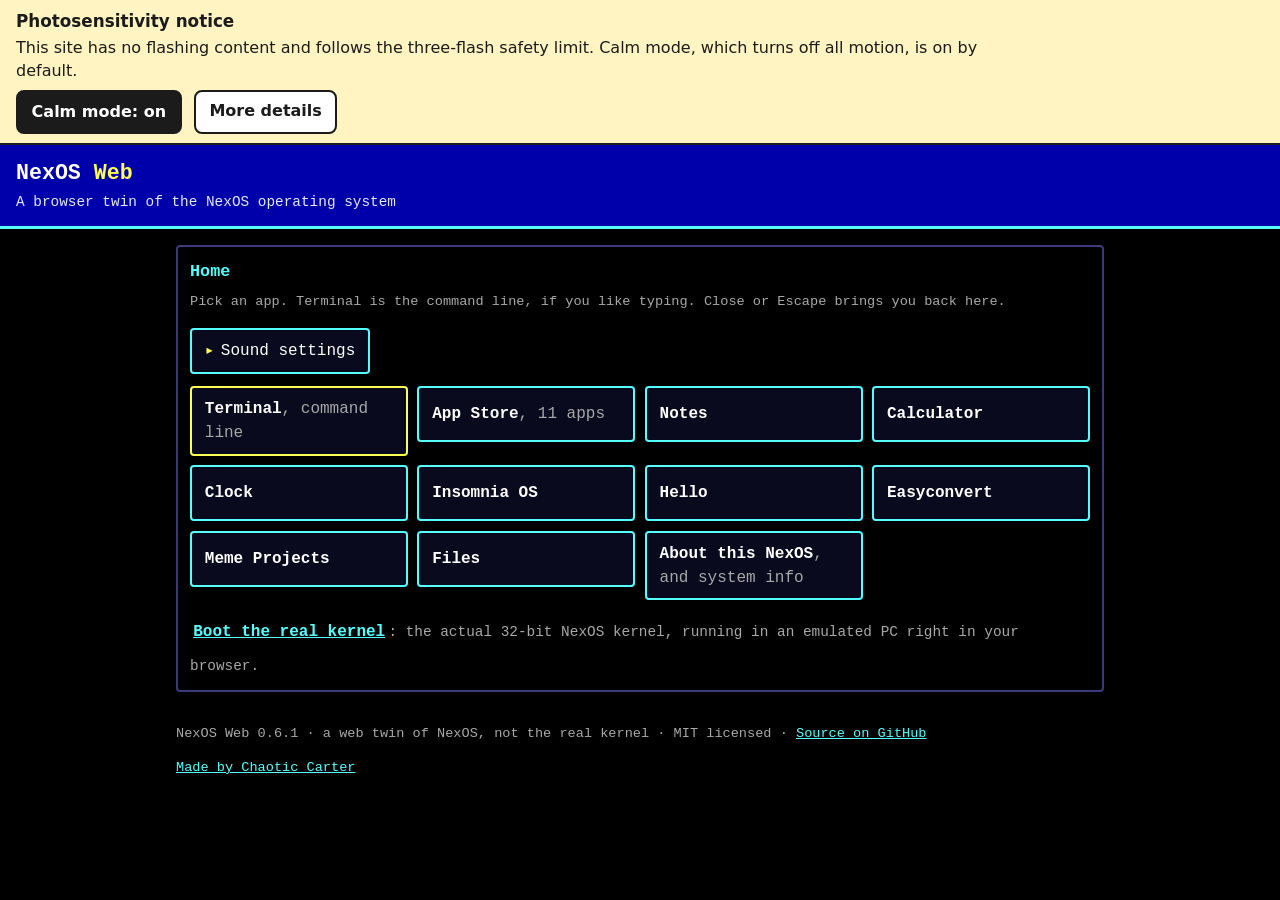
<file: index.html>
<!doctype html>
<html lang="en-US">
<head>
<meta charset="utf-8">
<meta name="viewport" content="width=device-width, initial-scale=1">
<title>NexOS Web: a browser twin of NexOS</title>
<meta name="description" content="A screen-reader friendly browser twin of the NexOS operating system: the nexos shell, an App Store and native apps, with classic synthesized sounds. Works offline.">
<meta name="color-scheme" content="dark">
<meta name="theme-color" content="#0000aa">
<link rel="icon" href="data:,">
<link rel="stylesheet" href="styles.css">
<script src="script.js" defer></script>
<style id="ps-style">
/* Photosensitivity notice + Calm mode (no flashing; motion off under Calm mode or the system Reduce Motion setting) */
#ps-notice{box-sizing:border-box;display:block;width:100%;margin:0;padding:.7rem 1rem .6rem;background:#fff4c2;color:#1b1b1b;border-bottom:2px solid #1b1b1b;font:1rem/1.45 system-ui,-apple-system,"Segoe UI",Roboto,sans-serif;text-align:left;position:relative;z-index:60;min-height:0}
#ps-notice *{box-sizing:border-box;color:#1b1b1b;font-family:inherit;letter-spacing:normal;text-transform:none;text-shadow:none;-webkit-text-fill-color:#1b1b1b}
#ps-notice h2{font-size:1.05rem;font-weight:700;line-height:1.3;margin:0 0 .2rem;padding:0;border:0;background:none}
#ps-notice p{margin:0 0 .45rem;padding:0;max-width:62rem;font-size:1rem}
#ps-notice .ps-row{display:flex;flex-wrap:wrap;gap:.5rem .75rem;align-items:flex-start}
#ps-notice button,#ps-notice summary{font:600 1rem/1.2 system-ui,-apple-system,"Segoe UI",Roboto,sans-serif;cursor:pointer;background:#fff;border:2px solid #1b1b1b;border-radius:8px;padding:.55rem .85rem;min-height:44px;margin:0;box-shadow:none;width:auto;transform:none}
#ps-notice button[aria-pressed="true"]{background:#1b1b1b;color:#fff;-webkit-text-fill-color:#fff}
#ps-notice button[aria-pressed="true"] *{color:#fff;-webkit-text-fill-color:#fff}
#ps-notice summary{display:inline-block;list-style-position:inside}
#ps-notice details{flex:1 1 16rem;min-width:0}
#ps-notice details > div{margin-top:.5rem;padding:.6rem .8rem;background:#fffdf3;border:1px solid #1b1b1b;border-radius:8px;max-width:62rem}
#ps-notice ul{margin:.2rem 0 .3rem 1.2rem;padding:0}
#ps-notice li{margin:.2rem 0}
#ps-notice a{text-decoration:underline}
#ps-notice :focus-visible{outline:3px solid #1b1b1b;outline-offset:2px;box-shadow:0 0 0 6px #fff4c2}
#ps-notice .ps-sr{position:absolute;width:1px;height:1px;margin:-1px;padding:0;overflow:hidden;clip:rect(0 0 0 0);white-space:nowrap;border:0}
html.calm *,html.calm *::before,html.calm *::after{animation-duration:.001ms!important;animation-delay:0s!important;animation-iteration-count:1!important;transition-duration:.001ms!important;transition-delay:0s!important;scroll-behavior:auto!important}
@media (prefers-reduced-motion:reduce){*,*::before,*::after{animation-duration:.001ms!important;animation-delay:0s!important;animation-iteration-count:1!important;transition-duration:.001ms!important;transition-delay:0s!important;scroll-behavior:auto!important}}
html.ps-hidden *,html.ps-hidden *::before,html.ps-hidden *::after{animation-play-state:paused!important}
</style>
<script id="ps-script">
/* Calm mode: ON unless the visitor turns it off (remembered on this device). The system Reduce Motion setting always wins. */
(function(){var K="calm-mode",d=document.documentElement,mq=window.matchMedia?window.matchMedia("(prefers-reduced-motion: reduce)"):{matches:false};
function pref(){try{return localStorage.getItem(K)!=="off";}catch(e){return true;}}
window.calmMode=function(){return !!mq.matches||pref();};
function sync(say){var on=window.calmMode();d.classList.toggle("calm",on);var b=document.getElementById("ps-calm"),s=document.getElementById("ps-state"),st=document.getElementById("ps-status");
if(b)b.setAttribute("aria-pressed",String(on));if(s)s.textContent=on?"on":"off";
if(say&&st){st.textContent="";setTimeout(function(){st.textContent=on?(mq.matches&&!pref()?"Motion stays off because your device's Reduce Motion setting is on.":"Calm mode on. Motion is off."):"Calm mode off. Motion is on.";},50);}
try{document.dispatchEvent(new CustomEvent("calmchange",{detail:{calm:on}}));}catch(e){}}
window.__psSync=sync;sync(false);
if(mq.addEventListener)mq.addEventListener("change",function(){sync(false);});else if(mq.addListener)mq.addListener(function(){sync(false);});
document.addEventListener("visibilitychange",function(){d.classList.toggle("ps-hidden",document.hidden);});
document.addEventListener("click",function(e){var b=e.target&&e.target.closest&&e.target.closest("#ps-calm");if(!b)return;var on=b.getAttribute("aria-pressed")==="true";try{localStorage.setItem(K,on?"off":"on");}catch(x){}sync(true);});
document.addEventListener("DOMContentLoaded",function(){sync(false);});})();
</script>
</head>
<body>
<a class="skip" href="#main">Skip to main content</a>
<section id="ps-notice" aria-labelledby="ps-title">
  <h2 id="ps-title">Photosensitivity notice</h2>
  <p>This site has no flashing content and follows the three-flash safety limit. Calm mode, which turns off all motion, is on by default.</p>
  <div class="ps-row">
  <button type="button" id="ps-calm" aria-pressed="true">Calm mode<span aria-hidden="true">: <span id="ps-state">on</span></span></button>
  <details>
    <summary>More details</summary>
    <div>
    <ul>
      <li>What was checked: every animation, transition and script on this page, plus a frame-by-frame screen recording measured against the WCAG 2.3.1 limits (no more than three flashes in any second, including red flashes).</li>
      <li>What moves: new lines in Terminal fade in over a quarter of a second. In Insomnia OS, windows pop open, the sheep hops, the night screen fades and the Starfield screensaver drifts; with Calm mode on, all of that stops and the Starfield is a still picture. Easyconvert and Meme Projects have no motion of their own beyond Calm-safe transitions. Nothing flashes or blinks.</li>
      <li>Calm mode turns off all motion. It starts on, and your choice is remembered on this device.</li>
      <li>Your device's Reduce Motion setting is always honoured: when it is on, nothing animates, even with Calm mode off.</li>
      <li>Sound plays only after you press something. Mute and volume are under Sound settings, or type <code>mute</code> in Terminal. Sound pauses when this tab is in the background, unless a soundscape or the beat is playing.</li>
      <li>This was tested with automated measurement, not a clinical tool like PEAT, and not on every device.</li>
    </ul>
    <p>If anything here ever flickers, please <a href="https://github.com/2three1y/nexos/issues">report it on GitHub</a>.</p>
    </div>
  </details>
  </div>
  <p id="ps-status" class="ps-sr" role="status" aria-live="polite"></p>
</section>

<header class="bar">
  <h1>NexOS <span class="dim">Web</span></h1>
  <p class="tag">A browser twin of the NexOS operating system</p>
</header>

<main id="main">
  <section id="home" class="view" aria-labelledby="home-h">
    <h2 id="home-h" tabindex="-1">Home</h2>
    <p class="hint" id="home-hint">Pick an app. Terminal is the command line, if you like typing. Close or Escape brings you back here.</p>
    <div class="disclosure">
      <button id="sound-toggle" type="button" aria-expanded="false" aria-controls="sound-panel"><span class="tri" aria-hidden="true">&#9656;</span>Sound settings</button>
    </div>
    <div id="sound-panel" class="sound" role="group" aria-label="Sound settings" hidden>
      <div class="sound-row">
        <label for="vol">Master volume</label>
        <input id="vol" type="range" min="0" max="150" step="5" value="100" aria-valuetext="100 percent">
        <output id="vol-out" for="vol">100%</output>
      </div>
      <div class="sound-row">
        <button id="mute" type="button" aria-pressed="false">Mute</button>
        <button id="test-sound" type="button">Play test chime</button>
        <button id="beat" type="button" aria-pressed="false">Listen to the beat</button>
        <label for="beat-genre">Beat style</label>
        <select id="beat-genre"><option value="original">Original</option></select>
      </div>
      <div class="sound-row">
        <input id="key-sounds" type="checkbox" checked>
        <label for="key-sounds">Typing clicks</label>
        <span id="key-sounds-hint" class="hint">Every button already has its own sound. This turns just the key clicks on or off.</span>
      </div>
      <p id="sound-status" class="sr-only" aria-live="polite" aria-atomic="true"></p>
    </div>
    <ul id="launcher" class="launcher" aria-labelledby="home-h">
      <li class="static"><a class="launch-link" href="real/">Boot the real kernel</a><span class="hint">: the actual 32-bit NexOS kernel, running in an emulated PC right in your browser.</span></li>
    </ul>
  </section>

  <section id="terminal-view" class="view term" aria-labelledby="term-h" hidden>
    <div class="view-head"><h2 id="term-h" tabindex="-1">Terminal</h2><button type="button" class="close" data-close>Close Terminal</button></div>
    <div id="log" class="log" role="log" aria-live="polite" aria-relevant="additions" aria-label="Terminal output" tabindex="0">
      <div class="entry boot">
        <p class="hi">Welcome to NexOS. Type <kbd>help</kbd> and press Enter.</p>
      </div>
    </div>

    <form id="cmd-form" class="cmdline" autocomplete="off">
      <label for="cmd" id="prompt-label"><span class="prompt" id="prompt" aria-hidden="true">nexos&gt;</span><span class="sr-only" id="cmd-label-text">Command</span></label>
      <input id="cmd" name="cmd" type="text" autocomplete="off" autocapitalize="off" autocorrect="off" spellcheck="false" enterkeyhint="send">
      <button type="submit" class="run">Run</button>
    </form>
    <p id="cmd-hint" class="hint">Enter runs. Up and Down arrows recall earlier commands.</p>

    <h3 id="choices-h">Quick buttons: <span id="mode-name">Shell</span></h3>
    <ul id="choices" class="choice-list" aria-labelledby="choices-h"></ul>
  </section>

  <section id="app-view" class="view app" aria-labelledby="app-h" hidden>
    <div class="view-head"><h2 id="app-h" tabindex="-1">App</h2><button type="button" class="close" data-close>Close</button></div>
    <div id="app-log" class="log app-log" role="log" aria-live="polite" aria-relevant="additions" aria-label="App output" tabindex="0"></div>
    <h3 id="app-choices-h" class="sr-only">Buttons</h3>
    <ul id="app-choices" class="choice-list" aria-labelledby="app-choices-h"></ul>
    <form id="app-form" class="cmdline" autocomplete="off">
      <label for="app-input" id="app-input-label">Type in App</label>
      <input id="app-input" name="app-input" type="text" autocomplete="off" autocapitalize="off" autocorrect="off" spellcheck="false" enterkeyhint="send">
      <button type="submit" class="run">Enter</button>
    </form>
  </section>

  <section id="about-view" class="view about" aria-labelledby="about-h" hidden>
    <div class="view-head"><h2 id="about-h" tabindex="-1">About this NexOS</h2><button type="button" class="close" data-close>Close</button></div>
    <div id="about-body"></div>
    <div class="sound-row"><button id="about-refresh" type="button">Refresh system info</button></div>
    <p id="about-status" class="sr-only" aria-live="polite" aria-atomic="true"></p>
  </section>

  <section id="insomnia-view" class="view embed-app" aria-labelledby="ins-h" hidden>
    <div class="view-head"><h2 id="ins-h" tabindex="-1">Insomnia OS</h2><button type="button" class="close" data-close>Close</button></div>
    <p class="src-link"><a href="https://github.com/2three1y/insomnia-os">View source for Insomnia OS on GitHub</a></p>
    <p class="hint" id="ins-hint">The full Insomnia OS, the same as its own site. Escape on its desktop, or Close, brings you back to Home. A soundscape you start keeps playing after you close it, so it can help you fall asleep; open Insomnia OS again to stop it.</p>
    <iframe id="ins-frame" class="app-frame" title="Insomnia OS" data-src="apps/insomnia/index.html"></iframe>
  </section>

  <section id="easyconvert-view" class="view ec" aria-labelledby="ec-h" hidden>
    <div class="view-head"><h2 id="ec-h" tabindex="-1">Easyconvert</h2><button type="button" class="close" data-close>Close</button></div>
    <p class="src-link"><a href="https://github.com/2three1y/Easyconvert">View source for Easyconvert on GitHub</a></p>
    <p class="hint">Convert files right in your browser. Nothing is uploaded: your files are read and converted on this device.</p>
    <div class="ec-field"><label for="ec-input">Files to convert</label><input id="ec-input" type="file" multiple></div>
    <div class="ec-field"><label for="ec-format">Convert to</label>
      <select id="ec-format"><option value="txt">TXT / Markdown</option><option value="docx">DOCX</option><option value="zip">ZIP archive</option><option value="pdf">PDF</option><option value="json">JSON</option><option value="html">HTML</option></select></div>
    <div class="sound-row"><button id="ec-convert" type="button">Convert</button><button id="ec-download-all" type="button">Download all</button></div>
    <h3 id="ec-files-h">Your files</h3>
    <div id="ec-list" class="ec-list"></div>
    <p id="ec-status" class="ec-status" role="status" aria-live="polite" aria-atomic="true"></p>
  </section>

  <section id="memes-view" class="view embed-app" aria-labelledby="memes-h" hidden>
    <div class="view-head"><h2 id="memes-h" tabindex="-1">Meme Projects</h2><button type="button" class="close" data-close>Close</button></div>
    <p class="src-link"><a href="https://github.com/2three1y/memeprojects">View source for Meme Projects on GitHub</a></p>
    <p class="hint" id="memes-hint">The Meme Projects chaos tool suite, the same as its own site. Escape, or Close, brings you back to Home.</p>
    <iframe id="memes-frame" class="app-frame" title="Meme Projects" data-src="apps/memeprojects/index.html"></iframe>
  </section>

</main>

<footer class="foot">
  <p>NexOS Web 0.6.1 · a web twin of NexOS, not the real kernel · MIT licensed · <a href="https://github.com/2three1y/nexos">Source on GitHub</a></p>
  <p><a href="https://2three1y.github.io/">Made by Chaotic Carter</a></p>
</footer>
<audio id="beat-audio" preload="none" src="beat/nexos-beat.m4a"></audio>
<p id="note-status" class="sr-only" aria-live="assertive" aria-atomic="true"></p>
<p id="status" class="sr-only" aria-live="polite" aria-atomic="true"></p>
<div id="alert" class="sr-only" role="alert"></div>
</body>
</html>
</file>
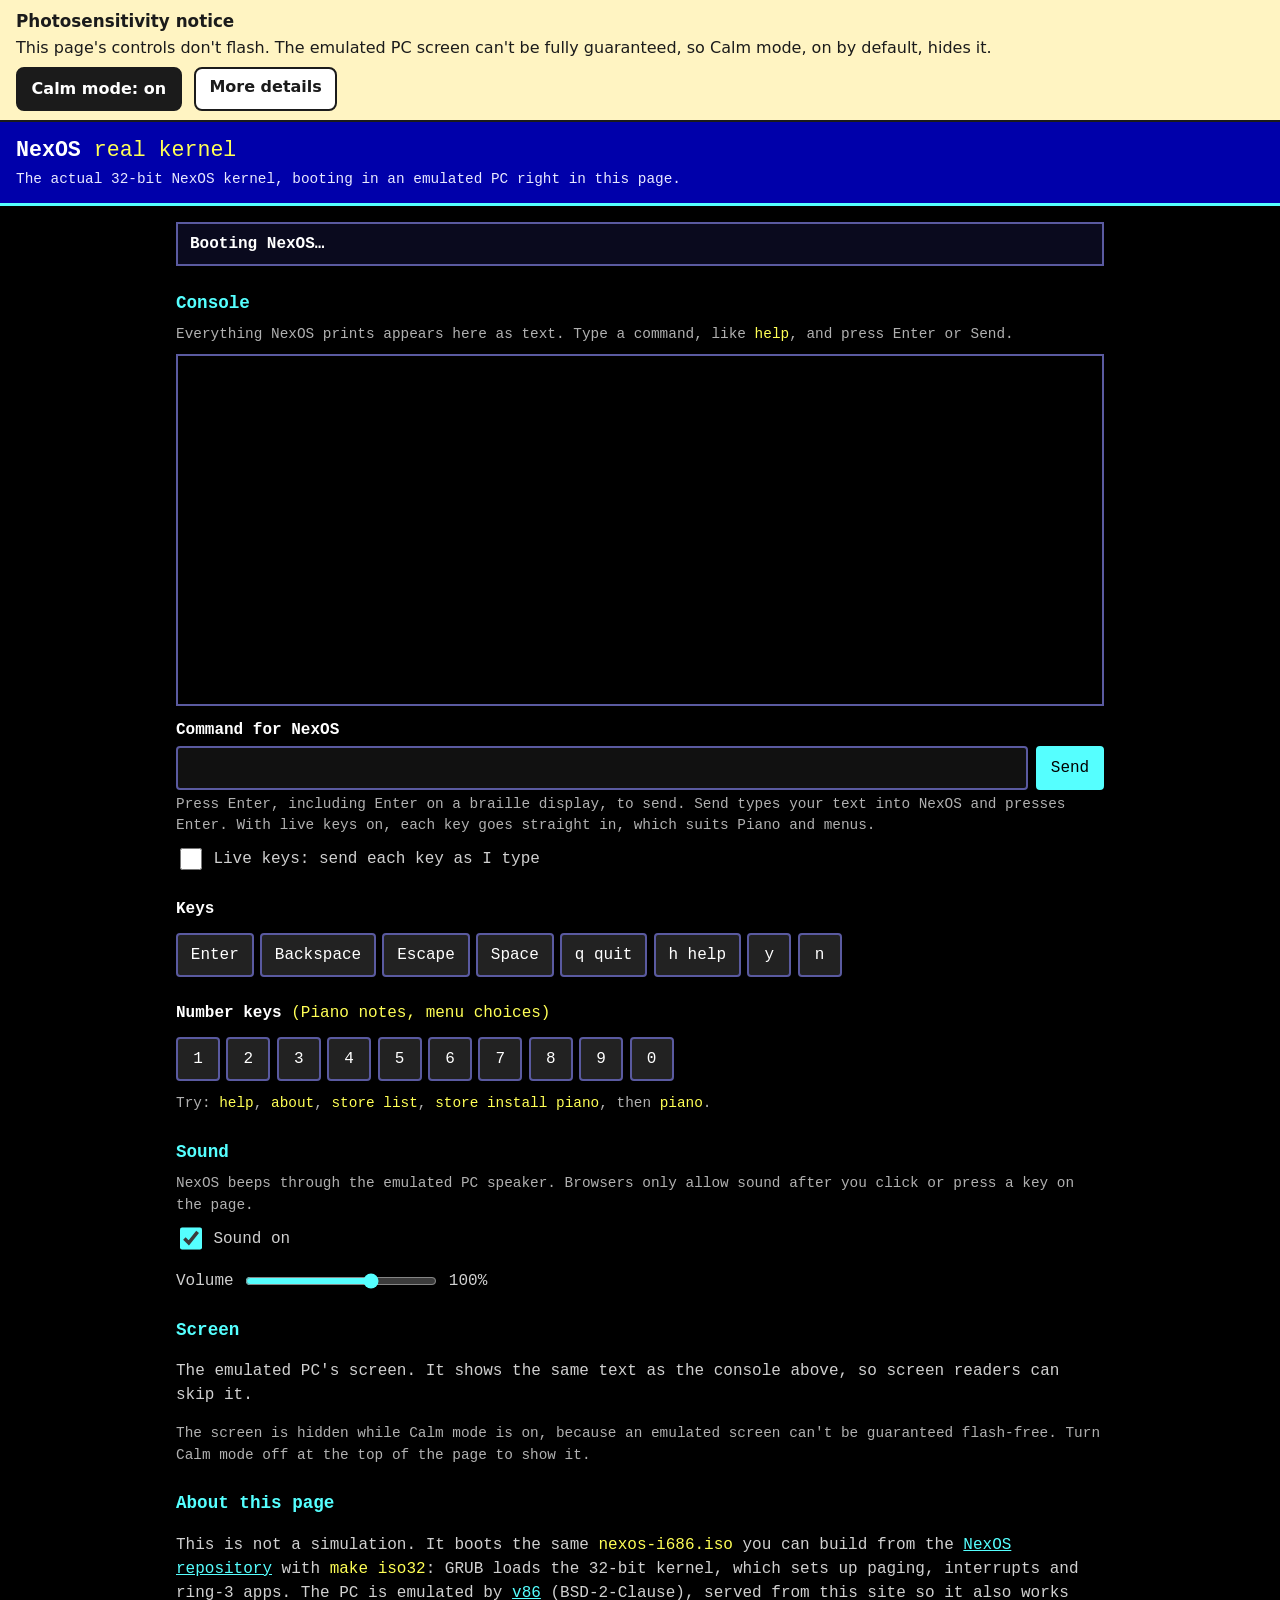
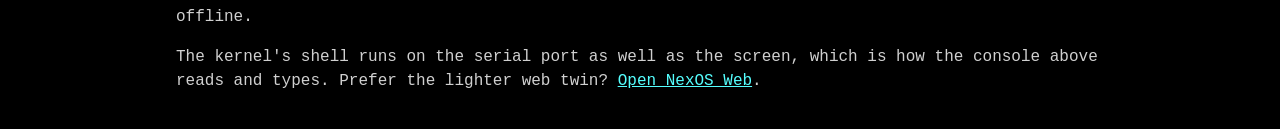
<file: real/index.html>
<!doctype html>
<html lang="en-US">
<head>
<meta charset="utf-8">
<meta name="viewport" content="width=device-width, initial-scale=1">
<title>NexOS: the real kernel in your browser</title>
<meta name="description" content="The real 32-bit NexOS kernel booting in an emulated PC, with an accessible serial console.">
<link rel="icon" href="data:,">
<link rel="stylesheet" href="real.css">
<style id="ps-style">
html.calm #screen-wrap{display:none}
html:not(.calm) #screen-calm{display:none}

/* Photosensitivity notice + Calm mode (no flashing; motion off under Calm mode or the system Reduce Motion setting) */
#ps-notice{box-sizing:border-box;display:block;width:100%;margin:0;padding:.7rem 1rem .6rem;background:#fff4c2;color:#1b1b1b;border-bottom:2px solid #1b1b1b;font:1rem/1.45 system-ui,-apple-system,"Segoe UI",Roboto,sans-serif;text-align:left;position:relative;z-index:60;min-height:0}
#ps-notice *{box-sizing:border-box;color:#1b1b1b;font-family:inherit;letter-spacing:normal;text-transform:none;text-shadow:none;-webkit-text-fill-color:#1b1b1b}
#ps-notice h2{font-size:1.05rem;font-weight:700;line-height:1.3;margin:0 0 .2rem;padding:0;border:0;background:none}
#ps-notice p{margin:0 0 .45rem;padding:0;max-width:62rem;font-size:1rem}
#ps-notice .ps-row{display:flex;flex-wrap:wrap;gap:.5rem .75rem;align-items:flex-start}
#ps-notice button,#ps-notice summary{font:600 1rem/1.2 system-ui,-apple-system,"Segoe UI",Roboto,sans-serif;cursor:pointer;background:#fff;border:2px solid #1b1b1b;border-radius:8px;padding:.55rem .85rem;min-height:44px;margin:0;box-shadow:none;width:auto;transform:none}
#ps-notice button[aria-pressed="true"]{background:#1b1b1b;color:#fff;-webkit-text-fill-color:#fff}
#ps-notice button[aria-pressed="true"] *{color:#fff;-webkit-text-fill-color:#fff}
#ps-notice summary{display:inline-block;list-style-position:inside}
#ps-notice details{flex:1 1 16rem;min-width:0}
#ps-notice details > div{margin-top:.5rem;padding:.6rem .8rem;background:#fffdf3;border:1px solid #1b1b1b;border-radius:8px;max-width:62rem}
#ps-notice ul{margin:.2rem 0 .3rem 1.2rem;padding:0}
#ps-notice li{margin:.2rem 0}
#ps-notice a{text-decoration:underline}
#ps-notice :focus-visible{outline:3px solid #1b1b1b;outline-offset:2px;box-shadow:0 0 0 6px #fff4c2}
#ps-notice .ps-sr{position:absolute;width:1px;height:1px;margin:-1px;padding:0;overflow:hidden;clip:rect(0 0 0 0);white-space:nowrap;border:0}
html.calm *,html.calm *::before,html.calm *::after{animation-duration:.001ms!important;animation-delay:0s!important;animation-iteration-count:1!important;transition-duration:.001ms!important;transition-delay:0s!important;scroll-behavior:auto!important}
@media (prefers-reduced-motion:reduce){*,*::before,*::after{animation-duration:.001ms!important;animation-delay:0s!important;animation-iteration-count:1!important;transition-duration:.001ms!important;transition-delay:0s!important;scroll-behavior:auto!important}}
html.ps-hidden *,html.ps-hidden *::before,html.ps-hidden *::after{animation-play-state:paused!important}
</style>
<script id="ps-script">
/* Calm mode: ON unless the visitor turns it off (remembered on this device). The system Reduce Motion setting always wins. */
(function(){var K="calm-mode",d=document.documentElement,mq=window.matchMedia?window.matchMedia("(prefers-reduced-motion: reduce)"):{matches:false};
function pref(){try{return localStorage.getItem(K)!=="off";}catch(e){return true;}}
window.calmMode=function(){return !!mq.matches||pref();};
function sync(say){var on=window.calmMode();d.classList.toggle("calm",on);var b=document.getElementById("ps-calm"),s=document.getElementById("ps-state"),st=document.getElementById("ps-status");
if(b)b.setAttribute("aria-pressed",String(on));if(s)s.textContent=on?"on":"off";
if(say&&st){st.textContent="";setTimeout(function(){st.textContent=on?(mq.matches&&!pref()?"Motion stays off because your device's Reduce Motion setting is on.":"Calm mode on. Motion is off."):"Calm mode off. Motion is on.";},50);}
try{document.dispatchEvent(new CustomEvent("calmchange",{detail:{calm:on}}));}catch(e){}}
window.__psSync=sync;sync(false);
if(mq.addEventListener)mq.addEventListener("change",function(){sync(false);});else if(mq.addListener)mq.addListener(function(){sync(false);});
document.addEventListener("visibilitychange",function(){d.classList.toggle("ps-hidden",document.hidden);});
document.addEventListener("click",function(e){var b=e.target&&e.target.closest&&e.target.closest("#ps-calm");if(!b)return;var on=b.getAttribute("aria-pressed")==="true";try{localStorage.setItem(K,on?"off":"on");}catch(x){}sync(true);});
document.addEventListener("DOMContentLoaded",function(){sync(false);});})();
</script>
</head>
<body>
<a class="skip" href="#cmd">Skip to the command box</a>
<section id="ps-notice" aria-labelledby="ps-title">
  <h2 id="ps-title">Photosensitivity notice</h2>
  <p>This page's controls don't flash. The emulated PC screen can't be fully guaranteed, so Calm mode, on by default, hides it.</p>
  <div class="ps-row">
  <button type="button" id="ps-calm" aria-pressed="true">Calm mode<span aria-hidden="true">: <span id="ps-state">on</span></span></button>
  <details>
    <summary>More details</summary>
    <div>
    <ul>
      <li>What was checked: every animation, transition and script on this page, plus a frame-by-frame screen recording measured against the WCAG 2.3.1 limits (no more than three flashes in any second, including red flashes).</li>
      <li>The page's own controls and text don't flash or move.</li>
      <li>The emulated PC screen shows whatever the kernel draws, so it can't be fully guaranteed. While Calm mode is on, the screen is hidden; the console shows the same text.</li>
      <li>Calm mode turns off all motion. It starts on, and your choice is remembered on this device.</li>
      <li>Your device's Reduce Motion setting is always honoured: when it is on, nothing animates, even with Calm mode off.</li>
      <li>Sound: the PC speaker only beeps when NexOS asks, after you press something. Turn it off with the Sound on checkbox. The emulator and its sound pause while this tab is in the background.</li>
      <li>This was tested with automated measurement, not a clinical tool like PEAT, and not on every device.</li>
    </ul>
    <p>If anything here ever flickers, please <a href="https://github.com/2three1y/nexos/issues">report it on GitHub</a>.</p>
    </div>
  </details>
  </div>
  <p id="ps-status" class="ps-sr" role="status" aria-live="polite"></p>
</section>

<header class="bar">
  <h1>NexOS <span class="dim">real kernel</span></h1>
  <p class="tag">The actual 32-bit NexOS kernel, booting in an emulated PC right in this page.</p>
</header>
<main id="main">
  <p id="status" role="status" aria-live="polite" class="status">Loading the emulator…</p>

  <section aria-labelledby="console-h">
    <h2 id="console-h">Console</h2>
    <p class="hint">Everything NexOS prints appears here as text. Type a command, like <code>help</code>, and press Enter or Send.</p>
    <div id="log" class="log" role="log" aria-live="polite" aria-relevant="additions" aria-label="NexOS output" tabindex="0"></div>
    <form id="send-form" class="cmdrow" autocomplete="off">
      <label for="cmd">Command for NexOS</label>
      <div class="cmdline">
        <input id="cmd" name="cmd" type="text" autocapitalize="off" autocorrect="off" spellcheck="false" enterkeyhint="send">
        <button id="send" type="submit">Send</button>
      </div>
      <p id="cmd-help" class="hint">Press Enter, including Enter on a braille display, to send. Send types your text into NexOS and presses Enter. With live keys on, each key goes straight in, which suits Piano and menus.</p>
      <p class="check"><input id="live" type="checkbox"> <label for="live">Live keys: send each key as I type</label></p>
    </form>
    <div role="group" aria-labelledby="keys-h" class="keys">
      <h3 id="keys-h">Keys</h3>
      <button type="button" data-key="&#13;">Enter</button>
      <button type="button" data-key="&#8;">Backspace</button>
      <button type="button" data-key="&#27;">Escape</button>
      <button type="button" data-key=" ">Space</button>
      <button type="button" data-key="q" aria-label="q, quit">q quit</button>
      <button type="button" data-key="h" aria-label="h, help">h help</button>
      <button type="button" data-key="y">y</button>
      <button type="button" data-key="n">n</button>
    </div>
    <div role="group" aria-labelledby="num-h" class="keys">
      <h3 id="num-h">Number keys <span class="dim">(Piano notes, menu choices)</span></h3>
      <button type="button" data-key="1">1</button><button type="button" data-key="2">2</button><button type="button" data-key="3">3</button><button type="button" data-key="4">4</button><button type="button" data-key="5">5</button><button type="button" data-key="6">6</button><button type="button" data-key="7">7</button><button type="button" data-key="8">8</button><button type="button" data-key="9">9</button><button type="button" data-key="0">0</button>
    </div>
    <p class="hint">Try: <code>help</code>, <code>about</code>, <code>store list</code>, <code>store install piano</code>, then <code>piano</code>.</p>
  </section>

  <section aria-labelledby="sound-h">
    <h2 id="sound-h">Sound</h2>
    <p class="hint" id="sound-note">NexOS beeps through the emulated PC speaker. Browsers only allow sound after you click or press a key on the page.</p>
    <p class="check"><input id="sound" type="checkbox" checked> <label for="sound">Sound on</label></p>
    <p><label for="vol">Volume</label> <input id="vol" type="range" min="0" max="150" step="5" value="100"> <output id="vol-out" for="vol">100%</output></p>
  </section>

  <section aria-labelledby="screen-h">
    <h2 id="screen-h">Screen</h2>
    <p id="screen-alt">The emulated PC's screen. It shows the same text as the console above, so screen readers can skip it.</p>
    <p id="screen-calm" class="hint">The screen is hidden while Calm mode is on, because an emulated screen can't be guaranteed flash-free. Turn Calm mode off at the top of the page to show it.</p>
    <div id="screen-wrap" class="screen-wrap">
      <div id="screen" aria-hidden="true">
        <div class="text"></div>
        <canvas></canvas>
      </div>
    </div>
  </section>

  <section aria-labelledby="about-h">
    <h2 id="about-h">About this page</h2>
    <p>This is not a simulation. It boots the same <code>nexos-i686.iso</code> you can build from the <a href="https://github.com/2three1y/nexos">NexOS repository</a> with <code>make iso32</code>: GRUB loads the 32-bit kernel, which sets up paging, interrupts and ring-3 apps. The PC is emulated by <a href="https://github.com/copy/v86">v86</a> (BSD-2-Clause), served from this site so it also works offline.</p>
    <p>The kernel's shell runs on the serial port as well as the screen, which is how the console above reads and types. Prefer the lighter web twin? <a href="../">Open NexOS Web</a>.</p>
  </section>
</main>
<script src="v86/libv86.js"></script>
<script src="real.js"></script>
</body>
</html>
</file>
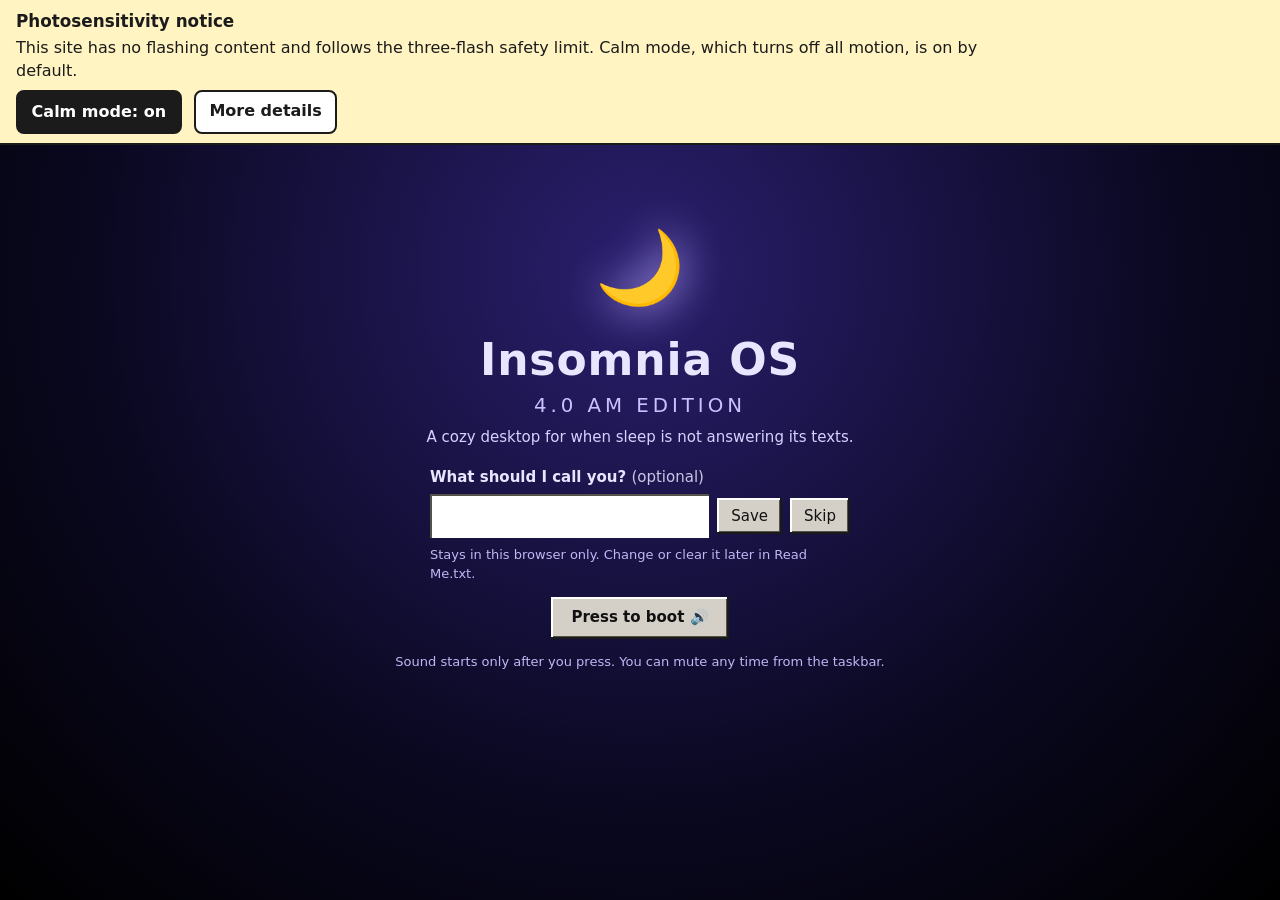
<file: apps/insomnia/index.html>
<!doctype html>
<!-- Insomnia OS · made by Tab at 4 AM · MIT -->
<html lang="en-US">
<head>
<meta charset="utf-8">
<meta name="viewport" content="width=device-width, initial-scale=1">
<title>Insomnia OS 🌙 — a cozy desktop for 4 AM</title>
<meta name="description" content="A retro desktop for when you can't sleep: a live-synthesized sleep soundscape mixer, Sheep.exe, a local-first 4am notepad, a starfield screensaver, and a gentle Shut Down. Fully keyboard and screen-reader friendly.">
<meta property="og:title" content="Insomnia OS 🌙">
<meta property="og:description" content="A cozy retro desktop for 4 AM. Rain, fan hum, old computer whir and crickets, synthesized live. Made by Tab at 4 AM.">
<meta property="og:type" content="website">
<meta name="theme-color" content="#14123a">
<link rel="icon" href="data:image/svg+xml,<svg xmlns='http://www.w3.org/2000/svg' viewBox='0 0 100 100'><text y='.9em' font-size='90'>🌙</text></svg>">
<link rel="stylesheet" href="styles.css">
<style id="ps-style">
/* Photosensitivity notice + Calm mode (no flashing; motion off under Calm mode or the system Reduce Motion setting) */
#ps-notice{box-sizing:border-box;display:block;width:100%;margin:0;padding:.7rem 1rem .6rem;background:#fff4c2;color:#1b1b1b;border-bottom:2px solid #1b1b1b;font:1rem/1.45 system-ui,-apple-system,"Segoe UI",Roboto,sans-serif;text-align:left;position:relative;z-index:60;min-height:0}
#ps-notice *{box-sizing:border-box;color:#1b1b1b;font-family:inherit;letter-spacing:normal;text-transform:none;text-shadow:none;-webkit-text-fill-color:#1b1b1b}
#ps-notice h2{font-size:1.05rem;font-weight:700;line-height:1.3;margin:0 0 .2rem;padding:0;border:0;background:none}
#ps-notice p{margin:0 0 .45rem;padding:0;max-width:62rem;font-size:1rem}
#ps-notice .ps-row{display:flex;flex-wrap:wrap;gap:.5rem .75rem;align-items:flex-start}
#ps-notice button,#ps-notice summary{font:600 1rem/1.2 system-ui,-apple-system,"Segoe UI",Roboto,sans-serif;cursor:pointer;background:#fff;border:2px solid #1b1b1b;border-radius:8px;padding:.55rem .85rem;min-height:44px;margin:0;box-shadow:none;width:auto;transform:none}
#ps-notice button[aria-pressed="true"]{background:#1b1b1b;color:#fff;-webkit-text-fill-color:#fff}
#ps-notice button[aria-pressed="true"] *{color:#fff;-webkit-text-fill-color:#fff}
#ps-notice summary{display:inline-block;list-style-position:inside}
#ps-notice details{flex:1 1 16rem;min-width:0}
#ps-notice details > div{margin-top:.5rem;padding:.6rem .8rem;background:#fffdf3;border:1px solid #1b1b1b;border-radius:8px;max-width:62rem}
#ps-notice ul{margin:.2rem 0 .3rem 1.2rem;padding:0}
#ps-notice li{margin:.2rem 0}
#ps-notice a{text-decoration:underline}
#ps-notice :focus-visible{outline:3px solid #1b1b1b;outline-offset:2px;box-shadow:0 0 0 6px #fff4c2}
#ps-notice .ps-sr{position:absolute;width:1px;height:1px;margin:-1px;padding:0;overflow:hidden;clip:rect(0 0 0 0);white-space:nowrap;border:0}
html.calm *,html.calm *::before,html.calm *::after{animation-duration:.001ms!important;animation-delay:0s!important;animation-iteration-count:1!important;transition-duration:.001ms!important;transition-delay:0s!important;scroll-behavior:auto!important}
@media (prefers-reduced-motion:reduce){*,*::before,*::after{animation-duration:.001ms!important;animation-delay:0s!important;animation-iteration-count:1!important;transition-duration:.001ms!important;transition-delay:0s!important;scroll-behavior:auto!important}}
html.ps-hidden *,html.ps-hidden *::before,html.ps-hidden *::after{animation-play-state:paused!important}
</style>
<script id="ps-script">
/* Calm mode: ON unless the visitor turns it off (remembered on this device). The system Reduce Motion setting always wins. */
(function(){var K="calm-mode",d=document.documentElement,mq=window.matchMedia?window.matchMedia("(prefers-reduced-motion: reduce)"):{matches:false};
function pref(){try{return localStorage.getItem(K)!=="off";}catch(e){return true;}}
window.calmMode=function(){return !!mq.matches||pref();};
function sync(say){var on=window.calmMode();d.classList.toggle("calm",on);var b=document.getElementById("ps-calm"),s=document.getElementById("ps-state"),st=document.getElementById("ps-status");
if(b)b.setAttribute("aria-pressed",String(on));if(s)s.textContent=on?"on":"off";
if(say&&st){st.textContent="";setTimeout(function(){st.textContent=on?(mq.matches&&!pref()?"Motion stays off because your device's Reduce Motion setting is on.":"Calm mode on. Motion is off."):"Calm mode off. Motion is on.";},50);}
try{document.dispatchEvent(new CustomEvent("calmchange",{detail:{calm:on}}));}catch(e){}}
window.__psSync=sync;sync(false);
if(mq.addEventListener)mq.addEventListener("change",function(){sync(false);});else if(mq.addListener)mq.addListener(function(){sync(false);});
document.addEventListener("visibilitychange",function(){d.classList.toggle("ps-hidden",document.hidden);});
document.addEventListener("click",function(e){var b=e.target&&e.target.closest&&e.target.closest("#ps-calm");if(!b)return;var on=b.getAttribute("aria-pressed")==="true";try{localStorage.setItem(K,on?"off":"on");}catch(x){}sync(true);});
document.addEventListener("DOMContentLoaded",function(){sync(false);});})();
</script>
<script src="../nexos-embed.js"></script>
</head>
<body>
<a class="skip" href="#desktop-icons">Skip to desktop</a>
<section id="ps-notice" aria-labelledby="ps-title">
  <h2 id="ps-title">Photosensitivity notice</h2>
  <p>This site has no flashing content and follows the three-flash safety limit. Calm mode, which turns off all motion, is on by default.</p>
  <div class="ps-row">
  <button type="button" id="ps-calm" aria-pressed="true">Calm mode<span aria-hidden="true">: <span id="ps-state">on</span></span></button>
  <details>
    <summary>More details</summary>
    <div>
    <ul>
      <li>What was checked: every animation, transition and script on this page, plus a frame-by-frame screen recording measured against the WCAG 2.3.1 limits (no more than three flashes in any second, including red flashes).</li>
      <li>What moves: windows pop open, the sheep hops, the night screen fades slowly, and the Starfield screensaver drifts. None of it flashes. In Calm mode they appear instantly and the Starfield is a still picture.</li>
      <li>Calm mode turns off all motion. It starts on, and your choice is remembered on this device.</li>
      <li>Your device's Reduce Motion setting is always honoured: when it is on, nothing animates, even with Calm mode off.</li>
      <li>Sound plays only after you press something. Turn it off with the speaker (Mute all sound) button in the taskbar. When no soundscape is playing, sound sleeps while the tab is in the background. A soundscape you start keeps playing, so it can help you fall asleep.</li>
      <li>This was tested with automated measurement, not a clinical tool like PEAT, and not on every device.</li>
    </ul>
    <p>If anything here ever flickers, please <a href="https://github.com/2three1y/insomnia-os/issues">report it on GitHub</a>.</p>
    </div>
  </details>
  </div>
  <p id="ps-status" class="ps-sr" role="status" aria-live="polite"></p>
</section>


<!-- Screen reader announcements -->
<div id="announcer" class="sr-only" aria-live="polite" aria-atomic="true"></div>

<!-- ===== Boot screen ===== -->
<section id="boot" class="boot" aria-labelledby="boot-title">
  <div class="boot-inner">
    <p class="boot-logo" aria-hidden="true">🌙</p>
    <h1 id="boot-title">Insomnia OS <span class="ver">4.0 AM Edition</span></h1>
    <p class="boot-sub">A cozy desktop for when sleep is not answering its texts.</p>
    <div id="boot-log" class="boot-log" aria-hidden="true"></div>
    <form id="name-boot" class="name-form" hidden>
      <label for="name-boot-in">What should I call you? <span class="opt">(optional)</span></label>
      <div class="row">
        <input id="name-boot-in" class="name-in" type="text" maxlength="40" autocomplete="given-name" spellcheck="false">
        <button class="btn" type="submit">Save</button>
        <button class="btn name-skip" type="button">Skip</button>
      </div>
      <p id="name-boot-hint" class="boot-hint">Stays in this browser only. Change or clear it later in Read Me.txt.</p>
    </form>
    <p id="boot-greet" class="boot-greet" hidden></p>
    <button id="boot-btn" class="btn btn-big" type="button">Press to boot 🔊</button>
    <p class="boot-hint">Sound starts only after you press. You can mute any time from the taskbar.</p>
  </div>
</section>

<!-- ===== Desktop ===== -->
<div id="os" class="os" hidden>
  <main id="desktop" class="desktop" aria-label="Insomnia OS desktop">
    <h2 class="sr-only">Desktop</h2>
    <p id="desk-help" class="sr-only">Desktop icons. Use arrow keys to move between icons and Enter to open. In a window, Escape closes it. The grip button on each title bar moves the window with arrow keys.</p>
    <div id="desktop-icons" class="icons" role="toolbar" aria-label="Desktop icons" aria-orientation="vertical">
      <button class="icon" type="button" data-open="win-sound"><span class="glyph" aria-hidden="true">🌧️</span><span class="label">Soundscape.exe</span></button>
      <button class="icon" type="button" data-open="win-sheep" tabindex="-1"><span class="glyph" aria-hidden="true">🐑</span><span class="label">Sheep.exe</span></button>
      <button class="icon" type="button" data-open="win-notes" tabindex="-1"><span class="glyph" aria-hidden="true">📝</span><span class="label">4am Thoughts.txt</span></button>
      <button class="icon" type="button" data-action="stars" tabindex="-1"><span class="glyph" aria-hidden="true">✨</span><span class="label">Starfield.scr</span></button>
      <button class="icon" type="button" data-open="win-about" tabindex="-1"><span class="glyph" aria-hidden="true">💾</span><span class="label">Read Me.txt</span></button>
      <button class="icon" type="button" data-open="win-shutdown" tabindex="-1"><span class="glyph" aria-hidden="true">🛌</span><span class="label">Shut Down…</span></button>
    </div>

    <!-- Soundscape -->
    <section id="win-sound" class="win" role="dialog" aria-modal="false" aria-labelledby="win-sound-t" hidden data-x="140" data-y="40">
      <div class="titlebar">
        <button class="wmove" type="button" aria-label="Move Soundscape mixer window with arrow keys"><span aria-hidden="true">⠿</span></button>
        <h2 id="win-sound-t" class="wtitle"><span aria-hidden="true">🌧️</span> Soundscape.exe</h2>
        <button class="wclose" type="button" aria-label="Close Soundscape">✕</button>
      </div>
      <div class="wbody">
        <p class="note">Everything is synthesized live in your browser. No recordings, no downloads.</p>
        <div class="chan master-chan">
          <label for="v-master"><span aria-hidden="true">🔊</span> Master volume</label>
          <input id="v-master" type="range" min="0" max="150" step="1" value="100">
          <output for="v-master" id="o-master">100%</output>
        </div>
        <div class="mixer">
          <div class="chan">
            <label for="v-rain"><span aria-hidden="true">🌧️</span> Rain</label>
            <input id="v-rain" type="range" min="0" max="100" step="1" value="0" data-ch="rain">
            <output for="v-rain" id="o-rain">0%</output>
          </div>
          <div class="chan">
            <label for="v-fan"><span aria-hidden="true">🌀</span> Fan hum</label>
            <input id="v-fan" type="range" min="0" max="100" step="1" value="0" data-ch="fan">
            <output for="v-fan" id="o-fan">0%</output>
          </div>
          <div class="chan">
            <label for="v-whir"><span aria-hidden="true">🖥️</span> Old computer whir</label>
            <input id="v-whir" type="range" min="0" max="100" step="1" value="0" data-ch="whir">
            <output for="v-whir" id="o-whir">0%</output>
          </div>
          <div class="chan">
            <label for="v-crick"><span aria-hidden="true">🦗</span> Crickets</label>
            <input id="v-crick" type="range" min="0" max="100" step="1" value="0" data-ch="crick">
            <output for="v-crick" id="o-crick">0%</output>
          </div>
        </div>
        <fieldset class="presets">
          <legend>Presets</legend>
          <button class="btn" type="button" data-preset="storm">⛈️ Rainy server room</button>
          <button class="btn" type="button" data-preset="summer">🌾 Summer porch</button>
          <button class="btn" type="button" data-preset="lab">🧪 Looscid lab, 3 AM</button>
          <button class="btn" type="button" data-preset="off">🔇 All off</button>
        </fieldset>
      </div>
    </section>

    <!-- Sheep -->
    <section id="win-sheep" class="win" role="dialog" aria-modal="false" aria-labelledby="win-sheep-t" hidden data-x="420" data-y="90">
      <div class="titlebar">
        <button class="wmove" type="button" aria-label="Move Sheep.exe window with arrow keys"><span aria-hidden="true">⠿</span></button>
        <h2 id="win-sheep-t" class="wtitle"><span aria-hidden="true">🐑</span> Sheep.exe</h2>
        <button class="wclose" type="button" aria-label="Close Sheep.exe">✕</button>
      </div>
      <div class="wbody">
        <div class="pasture" aria-hidden="true">
          <span class="moon">🌙</span>
          <span class="fence">🚧</span>
          <span id="sheep-sprite" class="sheep">🐑</span>
        </div>
        <p class="count-line">Sheep counted: <strong id="sheep-count">0</strong></p>
        <p id="sheep-msg" class="sheep-msg">The flock is assembling. Press the button.</p>
        <h3 id="sheep-log-h" class="sr-only">Recent sheep, newest first</h3>
        <ul id="sheep-log" class="sheep-log" aria-labelledby="sheep-log-h"></ul>
        <div class="sr-only" aria-live="polite" aria-atomic="true" id="sheep-live-a"></div>
        <div class="sr-only" aria-live="polite" aria-atomic="true" id="sheep-live-b"></div>
        <div class="row">
          <button id="sheep-btn" class="btn btn-big" type="button">Count a sheep 🐑</button>
          <button id="sheep-reset" class="btn" type="button">Release the flock</button>
        </div>
      </div>
    </section>

    <!-- Notes -->
    <section id="win-notes" class="win" role="dialog" aria-modal="false" aria-labelledby="win-notes-t" hidden data-x="220" data-y="150">
      <div class="titlebar">
        <button class="wmove" type="button" aria-label="Move 4am Thoughts window with arrow keys"><span aria-hidden="true">⠿</span></button>
        <h2 id="win-notes-t" class="wtitle"><span aria-hidden="true">📝</span> 4am Thoughts.txt</h2>
        <button class="wclose" type="button" aria-label="Close 4am Thoughts">✕</button>
      </div>
      <div class="wbody">
        <label for="notes" class="notes-label">Write down whatever's keeping you up. It stays on this device.</label>
        <textarea id="notes" rows="9" spellcheck="true"></textarea>
        <div class="row between">
          <p id="notes-status" class="small">Saved locally <span aria-hidden="true">💾</span> nothing leaves this device</p>
          <div class="row">
            <button id="notes-dl" class="btn" type="button">Save as .txt</button>
            <button id="notes-clear" class="btn" type="button">Clear</button>
          </div>
        </div>
      </div>
    </section>

    <!-- About -->
    <section id="win-about" class="win" role="dialog" aria-modal="false" aria-labelledby="win-about-t" hidden data-x="300" data-y="60">
      <div class="titlebar">
        <button class="wmove" type="button" aria-label="Move Read Me window with arrow keys"><span aria-hidden="true">⠿</span></button>
        <h2 id="win-about-t" class="wtitle"><span aria-hidden="true">💾</span> Read Me.txt</h2>
        <button class="wclose" type="button" aria-label="Close Read Me">✕</button>
      </div>
      <div class="wbody prose">
        <p><strong>Insomnia OS 4.0 AM Edition</strong>, built at 4 AM for anyone whose brain won't switch off.</p>
        <h3 id="name-h">Your name</h3>
        <form id="name-about" class="name-form" aria-labelledby="name-h">
          <label for="name-about-in">What should I call you? <span class="opt">(optional)</span></label>
          <div class="row">
            <input id="name-about-in" class="name-in" type="text" maxlength="40" autocomplete="given-name" spellcheck="false">
            <button class="btn" type="submit">Save</button>
            <button class="btn name-clear" type="button">Clear name</button>
          </div>
          <p id="name-about-status" class="small"></p>
        </form>
        <ul>
          <li><span aria-hidden="true">🌧️</span> <strong>Soundscape.exe</strong>: four live-synthesized sounds with their own volume, plus a master volume up to 150%.</li>
          <li><span aria-hidden="true">🐑</span> <strong>Sheep.exe</strong>: the oldest sleep algorithm, now with sound.</li>
          <li><span aria-hidden="true">📝</span> <strong>4am Thoughts.txt</strong>: local-first. Your words live in this browser, nowhere else.</li>
          <li><span aria-hidden="true">✨</span> <strong>Starfield.scr</strong>: tap, double tap or press any key to wake.</li>
        </ul>
        <h3>Keyboard</h3>
        <ul>
          <li>Arrow keys move between desktop icons, Enter opens.</li>
          <li>Escape closes the window you're in and returns you to its icon.</li>
          <li>The grip button ⠿ on a title bar moves the window with arrow keys (Shift for bigger steps).</li>
          <li>The taskbar lists open windows; the speaker button mutes everything.</li>
        </ul>
        <p>Respects reduced motion, works with screen readers, and never makes a sound before you ask.</p>
      </div>
    </section>

    <!-- Shut down -->
    <section id="win-shutdown" class="win win-small" role="dialog" aria-modal="false" aria-labelledby="win-shutdown-t" hidden data-x="360" data-y="140">
      <div class="titlebar">
        <button class="wmove" type="button" aria-label="Move Shut Down window with arrow keys"><span aria-hidden="true">⠿</span></button>
        <h2 id="win-shutdown-t" class="wtitle"><span aria-hidden="true">🛌</span> Shut Down Insomnia OS</h2>
        <button class="wclose" type="button" aria-label="Cancel shut down">✕</button>
      </div>
      <div class="wbody">
        <p id="sd-q"><span aria-hidden="true">🌙</span> Ready to try sleeping again?</p>
        <label class="check"><input id="sd-keep" type="checkbox" checked> Keep the soundscape playing while I sleep</label>
        <div class="row">
          <button id="sd-yes" class="btn btn-big" type="button">Shut down</button>
          <button class="btn sd-no" type="button">Not yet</button>
        </div>
      </div>
    </section>
  </main>

  <!-- Taskbar -->
  <footer class="foot">
  <p class="credit">Made by Tab at 4 AM <span aria-hidden="true">🌙</span></p>
  <div class="taskbar">
    <span class="start" aria-hidden="true">🌙 Insomnia</span>
    <nav class="tasks" aria-label="Open windows"><ul id="task-list"></ul></nav>
    <div class="tray">
      <button id="mute" class="tray-btn" type="button" aria-pressed="false" aria-label="Mute all sound"><span aria-hidden="true">🔊</span></button>
      <span class="clock"><span class="sr-only">Time: </span><span id="clock"></span></span>
    </div>
  </div>
  </footer>
</div>

<!-- Starfield -->
<button id="stars" class="stars" type="button" aria-label="Close screensaver. Double tap or press any key to wake" hidden>
  <canvas id="stars-canvas" aria-hidden="true"></canvas>
  <span class="stars-hint" aria-hidden="true">✨ Tap or press any key to wake ✨</span>
</button>

<!-- Goodnight -->
<section id="night" class="night" aria-labelledby="night-t" tabindex="-1" hidden>
  <div>
    <h2 id="night-t"><span id="night-name">Goodnight, friend</span> <span aria-hidden="true">🌙</span></h2>
    <p>It's now safe to turn off your brain.</p>
    <p id="night-sound" class="small"></p>
    <button id="reboot" class="btn" type="button">Restart Insomnia OS</button>
    <p class="credit">Made by Tab at 4 AM</p>
  </div>
</section>

<script src="script.js"></script>
</body>
</html>
</file>
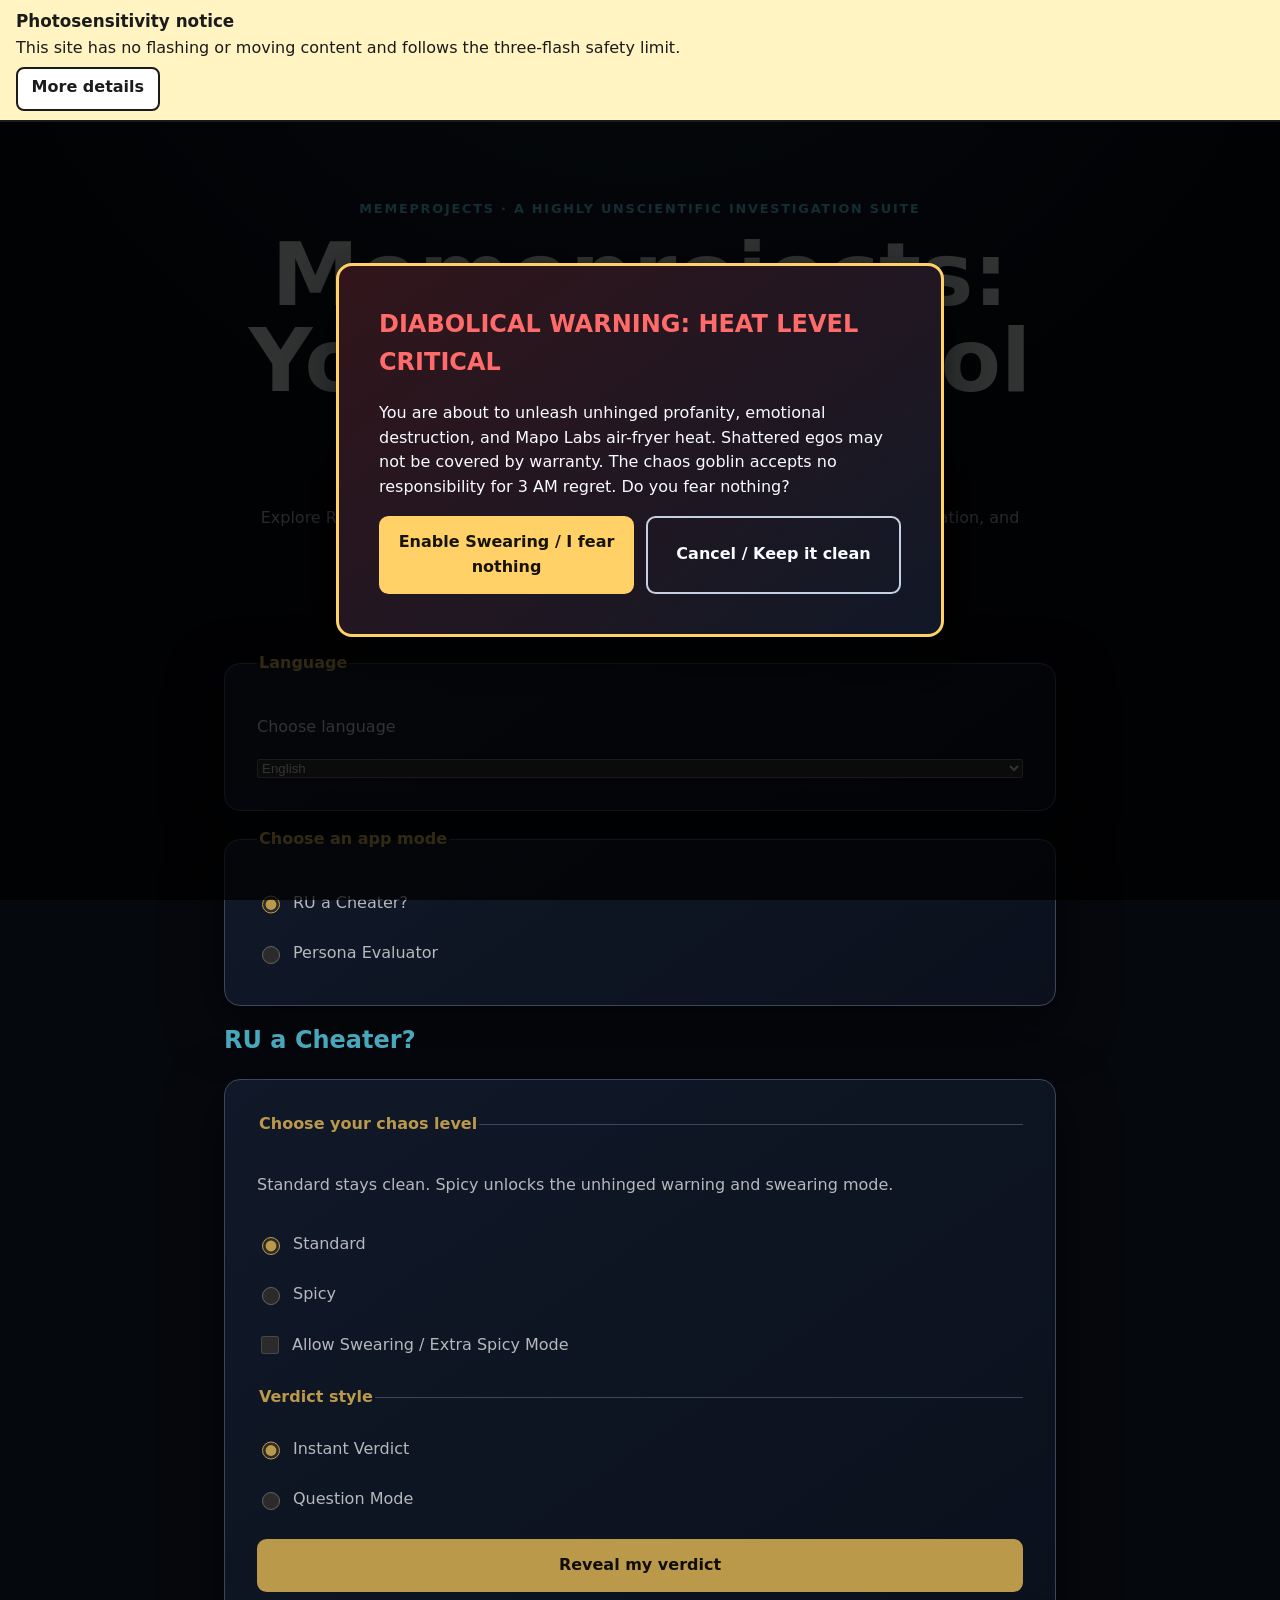
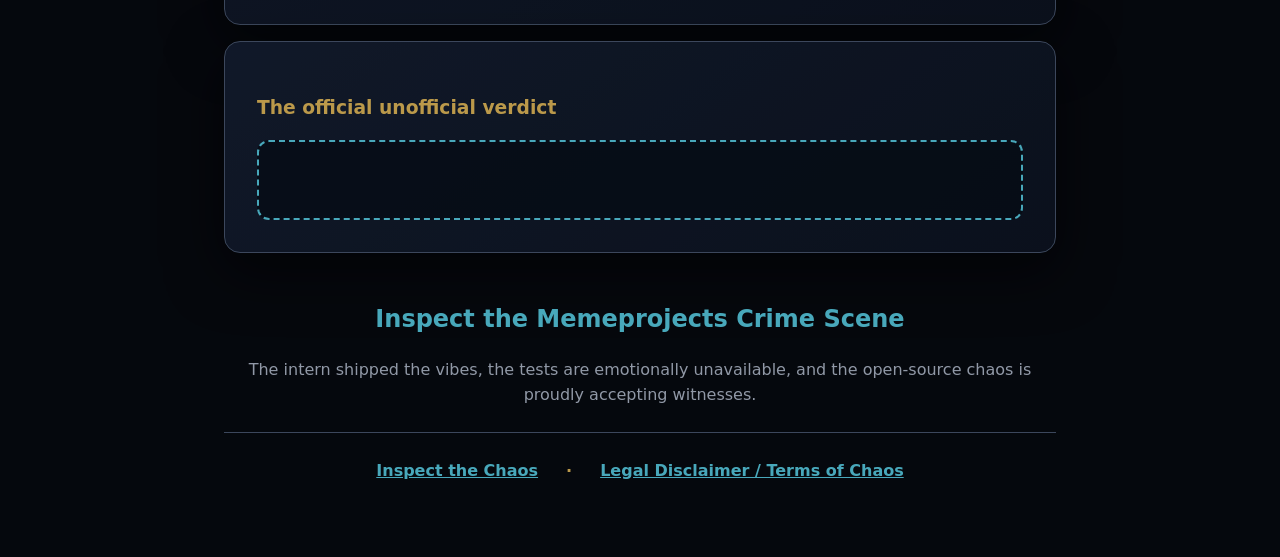
<file: apps/memeprojects/index.html>
<!doctype html>
<html lang="en-US">
<head><meta charset="utf-8"><meta name="viewport" content="width=device-width, initial-scale=1"><meta name="description" content="Memeprojects: a playful suite of zero-tracking chaos tools."><meta property="og:site_name" content="Memeprojects"><meta property="og:title" content="Memeprojects — The Chaos Tool Suite"><title>Memeprojects — The Chaos Tool Suite</title><link rel="stylesheet" href="./style.css"><script src="./app.js" defer></script><link rel="icon" href="data:,">
<style id="ps-style">
/* Photosensitivity notice + Calm mode (no flashing; motion off under Calm mode or the system Reduce Motion setting) */
#ps-notice{box-sizing:border-box;display:block;width:100%;margin:0;padding:.7rem 1rem .6rem;background:#fff4c2;color:#1b1b1b;border-bottom:2px solid #1b1b1b;font:1rem/1.45 system-ui,-apple-system,"Segoe UI",Roboto,sans-serif;text-align:left;position:relative;z-index:60;min-height:0}
#ps-notice *{box-sizing:border-box;color:#1b1b1b;font-family:inherit;letter-spacing:normal;text-transform:none;text-shadow:none;-webkit-text-fill-color:#1b1b1b}
#ps-notice h2{font-size:1.05rem;font-weight:700;line-height:1.3;margin:0 0 .2rem;padding:0;border:0;background:none}
#ps-notice p{margin:0 0 .45rem;padding:0;max-width:62rem;font-size:1rem}
#ps-notice .ps-row{display:flex;flex-wrap:wrap;gap:.5rem .75rem;align-items:flex-start}
#ps-notice button,#ps-notice summary{font:600 1rem/1.2 system-ui,-apple-system,"Segoe UI",Roboto,sans-serif;cursor:pointer;background:#fff;border:2px solid #1b1b1b;border-radius:8px;padding:.55rem .85rem;min-height:44px;margin:0;box-shadow:none;width:auto;transform:none}
#ps-notice button[aria-pressed="true"]{background:#1b1b1b;color:#fff;-webkit-text-fill-color:#fff}
#ps-notice button[aria-pressed="true"] *{color:#fff;-webkit-text-fill-color:#fff}
#ps-notice summary{display:inline-block;list-style-position:inside}
#ps-notice details{flex:1 1 16rem;min-width:0}
#ps-notice details > div{margin-top:.5rem;padding:.6rem .8rem;background:#fffdf3;border:1px solid #1b1b1b;border-radius:8px;max-width:62rem}
#ps-notice ul{margin:.2rem 0 .3rem 1.2rem;padding:0}
#ps-notice li{margin:.2rem 0}
#ps-notice a{text-decoration:underline}
#ps-notice :focus-visible{outline:3px solid #1b1b1b;outline-offset:2px;box-shadow:0 0 0 6px #fff4c2}
#ps-notice .ps-sr{position:absolute;width:1px;height:1px;margin:-1px;padding:0;overflow:hidden;clip:rect(0 0 0 0);white-space:nowrap;border:0}
html.calm *,html.calm *::before,html.calm *::after{animation-duration:.001ms!important;animation-delay:0s!important;animation-iteration-count:1!important;transition-duration:.001ms!important;transition-delay:0s!important;scroll-behavior:auto!important}
@media (prefers-reduced-motion:reduce){*,*::before,*::after{animation-duration:.001ms!important;animation-delay:0s!important;animation-iteration-count:1!important;transition-duration:.001ms!important;transition-delay:0s!important;scroll-behavior:auto!important}}
html.ps-hidden *,html.ps-hidden *::before,html.ps-hidden *::after{animation-play-state:paused!important}
</style>
<script id="ps-script">
/* Calm mode: ON unless the visitor turns it off (remembered on this device). The system Reduce Motion setting always wins. */
(function(){var K="calm-mode",d=document.documentElement,mq=window.matchMedia?window.matchMedia("(prefers-reduced-motion: reduce)"):{matches:false};
function pref(){try{return localStorage.getItem(K)!=="off";}catch(e){return true;}}
window.calmMode=function(){return !!mq.matches||pref();};
function sync(say){var on=window.calmMode();d.classList.toggle("calm",on);var b=document.getElementById("ps-calm"),s=document.getElementById("ps-state"),st=document.getElementById("ps-status");
if(b)b.setAttribute("aria-pressed",String(on));if(s)s.textContent=on?"on":"off";
if(say&&st){st.textContent="";setTimeout(function(){st.textContent=on?(mq.matches&&!pref()?"Motion stays off because your device's Reduce Motion setting is on.":"Calm mode on. Motion is off."):"Calm mode off. Motion is on.";},50);}
try{document.dispatchEvent(new CustomEvent("calmchange",{detail:{calm:on}}));}catch(e){}}
window.__psSync=sync;sync(false);
if(mq.addEventListener)mq.addEventListener("change",function(){sync(false);});else if(mq.addListener)mq.addListener(function(){sync(false);});
document.addEventListener("visibilitychange",function(){d.classList.toggle("ps-hidden",document.hidden);});
document.addEventListener("click",function(e){var b=e.target&&e.target.closest&&e.target.closest("#ps-calm");if(!b)return;var on=b.getAttribute("aria-pressed")==="true";try{localStorage.setItem(K,on?"off":"on");}catch(x){}sync(true);});
document.addEventListener("DOMContentLoaded",function(){sync(false);});})();
</script>
<script src="../nexos-embed.js"></script>
</head>
<body><a class="skip-link" href="#main-content">Skip to main content</a>
<section id="ps-notice" aria-labelledby="ps-title">
  <h2 id="ps-title">Photosensitivity notice</h2>
  <p>This site has no flashing or moving content and follows the three-flash safety limit.</p>
  <div class="ps-row">
  <details>
    <summary>More details</summary>
    <div>
    <ul>
      <li>What was checked: every animation, transition and script on this page, plus a frame-by-frame screen recording measured against the WCAG 2.3.1 limits (no more than three flashes in any second, including red flashes).</li>
      <li>Nothing on this site moves or blinks on its own.</li>
      <li>Your device's Reduce Motion setting is honoured: if anything is ever added that moves, it stays still when that setting is on.</li>
      <li>This site doesn't play sound on its own.</li>
      <li>This was tested with automated measurement, not a clinical tool like PEAT, and not on every device.</li>
    </ul>
    <p>If anything here ever flickers, please <a href="https://github.com/2three1y/memeprojects/issues">report it on GitHub</a>.</p>
    </div>
  </details>
  </div>
  <p id="ps-status" class="ps-sr" role="status" aria-live="polite"></p>
</section>

<header class="site-header" role="banner"><p class="eyebrow">Memeprojects · A highly unscientific investigation suite</p><h1 id="main-heading" tabindex="-1">Memeprojects: Your Chaos Tool Suite</h1><p class="tagline">Explore RU a Cheater?, Persona Evaluator, and chaos modes for every verdict, evaluation, and questionable decision.</p><p class="disclaimer-notice" role="note">No verdicts were peer-reviewed; feelings may be lightly toasted. <a href="./disclaimer.html">Full view</a></p></header>
<main id="main-content" class="shell" role="main"><fieldset id="language-switcher"><legend id="language-legend">Language</legend><label for="language-select" id="language-label">Choose language</label><select id="language-select" aria-label="Choose language" aria-labelledby="language-label"><option value="en">English</option><option value="es">Español</option><option value="fr">Français</option><option value="de">Deutsch</option><option value="pt">Português</option><option value="it">Italiano</option><option value="ru">Русский</option><option value="ja">日本語</option><option value="zh-CN">简体中文</option><option value="ko">한국어</option><option value="ar">العربية</option><option value="hi">हिन्दी</option><option value="tr">Türkçe</option><option value="pl">Polski</option><option value="nl">Nederlands</option><option value="sv">Svenska</option><option value="vi">Tiếng Việt</option><option value="id">Bahasa Indonesia</option><option value="el">Ελληνικά</option><option value="fil">Tagalog</option><option value="he">עברית</option><option value="th">ไทย</option><option value="cs">Čeština</option><option value="uk">Українська</option><option value="ro">Română</option><option value="hu">Magyar</option><option value="da">Dansk</option><option value="fi">Suomi</option><option value="no">Norsk</option><option value="sk">Slovenčina</option><option value="bg">Български</option><option value="sr">Српски</option><option value="hr">Hrvatski</option><option value="sl">Slovenščina</option><option value="et">Eesti</option><option value="lv">Latviešu</option><option value="lt">Lietuvių</option><option value="is">Íslenska</option><option value="ga">Gaeilge</option><option value="cy">Cymraeg</option><option value="ca">Català</option><option value="eu">Euskara</option><option value="gl">Galego</option><option value="af">Afrikaans</option><option value="sw">Kiswahili</option><option value="zu">isiZulu</option><option value="xh">isiXhosa</option><option value="am">አማርኛ</option><option value="so">Soomaali</option><option value="ha">Hausa</option><option value="yo">Yorùbá</option><option value="ig">Igbo</option><option value="bn">বাংলা</option><option value="ur">اردو</option><option value="fa">فارسی</option><option value="pa">ਪੰਜਾਬੀ</option><option value="gu">ગુજરાતી</option><option value="mr">मराठी</option><option value="ne">नेपाली</option><option value="ta">தமிழ்</option><option value="te">తెలుగు</option><option value="kn">ಕನ್ನಡ</option><option value="ml">മലയാളം</option><option value="si">සිංහල</option><option value="my">မြန်မာ</option><option value="km">ខ្មែរ</option><option value="lo">ລາວ</option><option value="ms">Bahasa Melayu</option><option value="jv">Basa Jawa</option><option value="ka">ქართული</option><option value="hy">Հայերեն</option><option value="az">Azərbaycan</option><option value="kk">Қазақша</option><option value="uz">O‘zbek</option><option value="mn">Монгол</option><option value="sq">Shqip</option><option value="mk">Македонски</option><option value="bs">Bosanski</option><option value="lb">Lëtzebuergesch</option><option value="mt">Malti</option><option value="swb">Shikomori</option></select></fieldset><fieldset id="primary-mode-switch"><legend>Choose an app mode</legend><label><input type="radio" name="primary-mode" value="cheater" checked> RU a Cheater?</label><label><input type="radio" name="primary-mode" value="evaluator"> Persona Evaluator</label></fieldset>
<section id="cheater-panel" aria-labelledby="cheater-heading"><h2 id="cheater-heading">RU a Cheater?</h2><form id="verdict-form" novalidate><fieldset><legend>Choose your chaos level</legend><p id="chaos-help">Standard stays clean. Spicy unlocks the unhinged warning and swearing mode.</p><label><input type="radio" name="mode" value="standard" checked> Standard</label><label><input type="radio" name="mode" value="spicy"> Spicy</label><label class="switch-label"><input type="checkbox" id="allow-swearing" role="switch"> Allow Swearing / Extra Spicy Mode</label></fieldset><fieldset><legend>Verdict style</legend><label><input type="radio" name="pace" value="instant" checked> Instant Verdict</label><label><input type="radio" name="pace" value="questions"> Question Mode</label></fieldset><section id="question-panel" hidden><h3>Question Mode</h3><p id="question-text"></p><div class="question-actions"><button type="button" id="yes-button">Yes, obviously</button><button type="button" id="no-button" class="secondary">No, I am pure</button></div></section><button type="submit" id="verdict-button" class="primary">Reveal my verdict</button></form><section class="result-card" aria-labelledby="verdict-heading"><h3 id="verdict-heading">The official unofficial verdict</h3><div id="verdict" class="verdict" role="status" aria-live="polite" aria-atomic="true" tabindex="-1"></div></section></section>
<section id="evaluator-panel" hidden aria-labelledby="evaluator-heading"><h2 id="evaluator-heading">Persona Evaluator</h2><fieldset><legend>Who are we evaluating?</legend><label><input type="radio" name="evaluator-title" value="good-boy" checked> Good Boy</label><label><input type="radio" name="evaluator-title" value="good-girl"> Good Girl</label><label><input type="radio" name="evaluator-title" value="bad-boy"> Bad Boy</label><label><input type="radio" name="evaluator-title" value="bad-girl"> Bad Girl</label></fieldset><button type="button" id="evaluate-button" class="primary">Evaluate persona</button><div id="evaluation-result" class="verdict" role="status" aria-live="polite" aria-atomic="true" tabindex="-1"></div></section></main>
<div id="spicy-modal" class="modal-backdrop" hidden aria-hidden="true"><section class="modal" role="alertdialog" aria-modal="true" aria-labelledby="spicy-title" tabindex="-1"><h2 id="spicy-title">DIABOLICAL WARNING: HEAT LEVEL CRITICAL</h2><p id="spicy-description">You are about to unleash unhinged profanity, emotional destruction, and Mapo Labs air-fryer heat. Shattered egos may not be covered by warranty. The chaos goblin accepts no responsibility for 3 AM regret. Do you fear nothing?</p><div class="modal-actions"><button type="button" id="confirm-spicy" class="primary">Enable Swearing / I fear nothing</button><button type="button" id="cancel-spicy" class="secondary">Cancel / Keep it clean</button></div></section></div>
<footer class="site-footer" role="contentinfo"><h2>Inspect the Memeprojects Crime Scene</h2><p>The intern shipped the vibes, the tests are emotionally unavailable, and the open-source chaos is proudly accepting witnesses.</p><nav class="footer-nav" aria-label="Memeprojects resources"><ul><li><a href="https://github.com/2three1y/memeprojects" target="_blank" rel="noopener noreferrer">Inspect the Chaos</a></li><li><a href="./disclaimer.html">Legal Disclaimer / Terms of Chaos</a></li></ul></nav></footer></body></html>
</file>
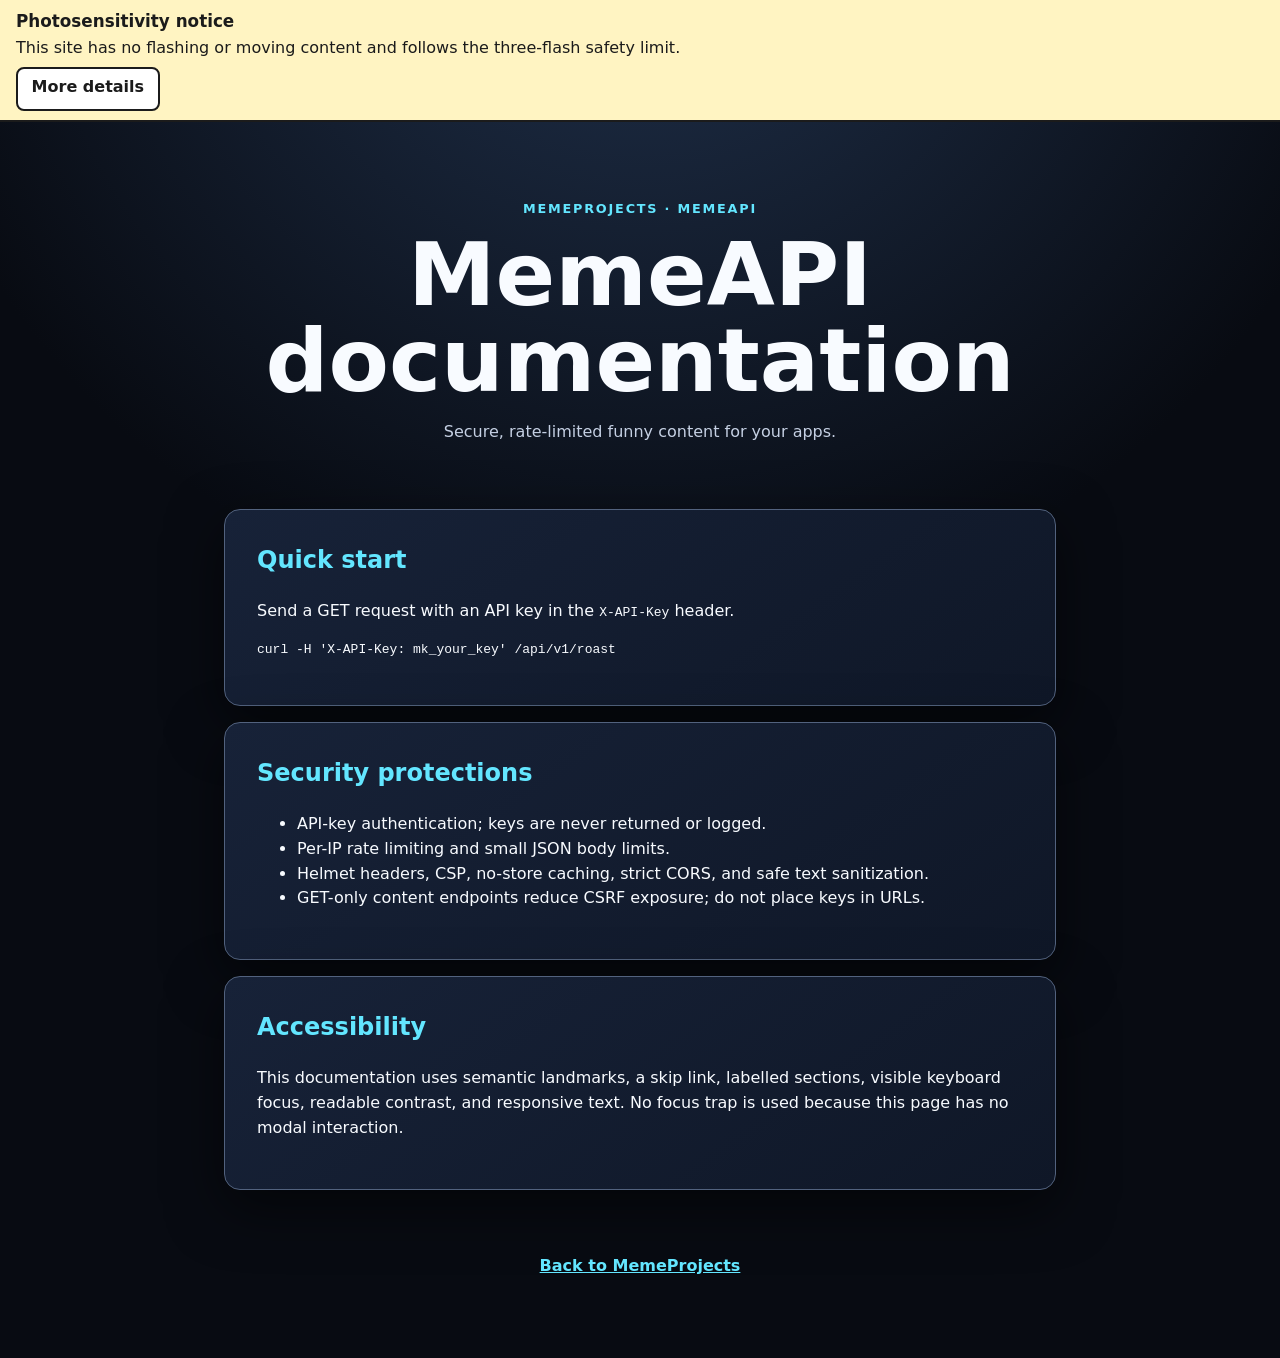
<file: apps/memeprojects/api.html>
<!doctype html><html lang="en-US"><head><meta charset="utf-8"><meta name="viewport" content="width=device-width,initial-scale=1"><meta name="description" content="Accessible MemeAPI documentation and security guidance"><title>MemeAPI — Documentation</title><link rel="stylesheet" href="./style.css"><link rel="icon" href="data:,">
<style id="ps-style">
/* Photosensitivity notice + Calm mode (no flashing; motion off under Calm mode or the system Reduce Motion setting) */
#ps-notice{box-sizing:border-box;display:block;width:100%;margin:0;padding:.7rem 1rem .6rem;background:#fff4c2;color:#1b1b1b;border-bottom:2px solid #1b1b1b;font:1rem/1.45 system-ui,-apple-system,"Segoe UI",Roboto,sans-serif;text-align:left;position:relative;z-index:60;min-height:0}
#ps-notice *{box-sizing:border-box;color:#1b1b1b;font-family:inherit;letter-spacing:normal;text-transform:none;text-shadow:none;-webkit-text-fill-color:#1b1b1b}
#ps-notice h2{font-size:1.05rem;font-weight:700;line-height:1.3;margin:0 0 .2rem;padding:0;border:0;background:none}
#ps-notice p{margin:0 0 .45rem;padding:0;max-width:62rem;font-size:1rem}
#ps-notice .ps-row{display:flex;flex-wrap:wrap;gap:.5rem .75rem;align-items:flex-start}
#ps-notice button,#ps-notice summary{font:600 1rem/1.2 system-ui,-apple-system,"Segoe UI",Roboto,sans-serif;cursor:pointer;background:#fff;border:2px solid #1b1b1b;border-radius:8px;padding:.55rem .85rem;min-height:44px;margin:0;box-shadow:none;width:auto;transform:none}
#ps-notice button[aria-pressed="true"]{background:#1b1b1b;color:#fff;-webkit-text-fill-color:#fff}
#ps-notice button[aria-pressed="true"] *{color:#fff;-webkit-text-fill-color:#fff}
#ps-notice summary{display:inline-block;list-style-position:inside}
#ps-notice details{flex:1 1 16rem;min-width:0}
#ps-notice details > div{margin-top:.5rem;padding:.6rem .8rem;background:#fffdf3;border:1px solid #1b1b1b;border-radius:8px;max-width:62rem}
#ps-notice ul{margin:.2rem 0 .3rem 1.2rem;padding:0}
#ps-notice li{margin:.2rem 0}
#ps-notice a{text-decoration:underline}
#ps-notice :focus-visible{outline:3px solid #1b1b1b;outline-offset:2px;box-shadow:0 0 0 6px #fff4c2}
#ps-notice .ps-sr{position:absolute;width:1px;height:1px;margin:-1px;padding:0;overflow:hidden;clip:rect(0 0 0 0);white-space:nowrap;border:0}
html.calm *,html.calm *::before,html.calm *::after{animation-duration:.001ms!important;animation-delay:0s!important;animation-iteration-count:1!important;transition-duration:.001ms!important;transition-delay:0s!important;scroll-behavior:auto!important}
@media (prefers-reduced-motion:reduce){*,*::before,*::after{animation-duration:.001ms!important;animation-delay:0s!important;animation-iteration-count:1!important;transition-duration:.001ms!important;transition-delay:0s!important;scroll-behavior:auto!important}}
html.ps-hidden *,html.ps-hidden *::before,html.ps-hidden *::after{animation-play-state:paused!important}
</style>
<script id="ps-script">
/* Calm mode: ON unless the visitor turns it off (remembered on this device). The system Reduce Motion setting always wins. */
(function(){var K="calm-mode",d=document.documentElement,mq=window.matchMedia?window.matchMedia("(prefers-reduced-motion: reduce)"):{matches:false};
function pref(){try{return localStorage.getItem(K)!=="off";}catch(e){return true;}}
window.calmMode=function(){return !!mq.matches||pref();};
function sync(say){var on=window.calmMode();d.classList.toggle("calm",on);var b=document.getElementById("ps-calm"),s=document.getElementById("ps-state"),st=document.getElementById("ps-status");
if(b)b.setAttribute("aria-pressed",String(on));if(s)s.textContent=on?"on":"off";
if(say&&st){st.textContent="";setTimeout(function(){st.textContent=on?(mq.matches&&!pref()?"Motion stays off because your device's Reduce Motion setting is on.":"Calm mode on. Motion is off."):"Calm mode off. Motion is on.";},50);}
try{document.dispatchEvent(new CustomEvent("calmchange",{detail:{calm:on}}));}catch(e){}}
window.__psSync=sync;sync(false);
if(mq.addEventListener)mq.addEventListener("change",function(){sync(false);});else if(mq.addListener)mq.addListener(function(){sync(false);});
document.addEventListener("visibilitychange",function(){d.classList.toggle("ps-hidden",document.hidden);});
document.addEventListener("click",function(e){var b=e.target&&e.target.closest&&e.target.closest("#ps-calm");if(!b)return;var on=b.getAttribute("aria-pressed")==="true";try{localStorage.setItem(K,on?"off":"on");}catch(x){}sync(true);});
document.addEventListener("DOMContentLoaded",function(){sync(false);});})();
</script>
<script src="../nexos-embed.js"></script>
</head><body><a class="skip-link" href="#main-content">Skip to main content</a>
<section id="ps-notice" aria-labelledby="ps-title">
  <h2 id="ps-title">Photosensitivity notice</h2>
  <p>This site has no flashing or moving content and follows the three-flash safety limit.</p>
  <div class="ps-row">
  <details>
    <summary>More details</summary>
    <div>
    <ul>
      <li>What was checked: every animation, transition and script on this page, plus a frame-by-frame screen recording measured against the WCAG 2.3.1 limits (no more than three flashes in any second, including red flashes).</li>
      <li>Nothing on this site moves or blinks on its own.</li>
      <li>Your device's Reduce Motion setting is honoured: if anything is ever added that moves, it stays still when that setting is on.</li>
      <li>This site doesn't play sound on its own.</li>
      <li>This was tested with automated measurement, not a clinical tool like PEAT, and not on every device.</li>
    </ul>
    <p>If anything here ever flickers, please <a href="https://github.com/2three1y/memeprojects/issues">report it on GitHub</a>.</p>
    </div>
  </details>
  </div>
  <p id="ps-status" class="ps-sr" role="status" aria-live="polite"></p>
</section>
<header class="site-header"><p class="eyebrow">MemeProjects · MemeAPI</p><h1>MemeAPI documentation</h1><p class="tagline">Secure, rate-limited funny content for your apps.</p></header><main id="main-content" class="shell"><section class="result-card" aria-labelledby="quickstart"><h2 id="quickstart">Quick start</h2><p>Send a GET request with an API key in the <code>X-API-Key</code> header.</p><pre><code>curl -H 'X-API-Key: mk_your_key' /api/v1/roast</code></pre></section><section class="result-card" aria-labelledby="security"><h2 id="security">Security protections</h2><ul><li>API-key authentication; keys are never returned or logged.</li><li>Per-IP rate limiting and small JSON body limits.</li><li>Helmet headers, CSP, no-store caching, strict CORS, and safe text sanitization.</li><li>GET-only content endpoints reduce CSRF exposure; do not place keys in URLs.</li></ul></section><section class="result-card" aria-labelledby="accessibility"><h2 id="accessibility">Accessibility</h2><p>This documentation uses semantic landmarks, a skip link, labelled sections, visible keyboard focus, readable contrast, and responsive text. No focus trap is used because this page has no modal interaction.</p></section></main><footer class="site-footer"><p><a href="./index.html">Back to MemeProjects</a></p></footer></body></html>
</file>
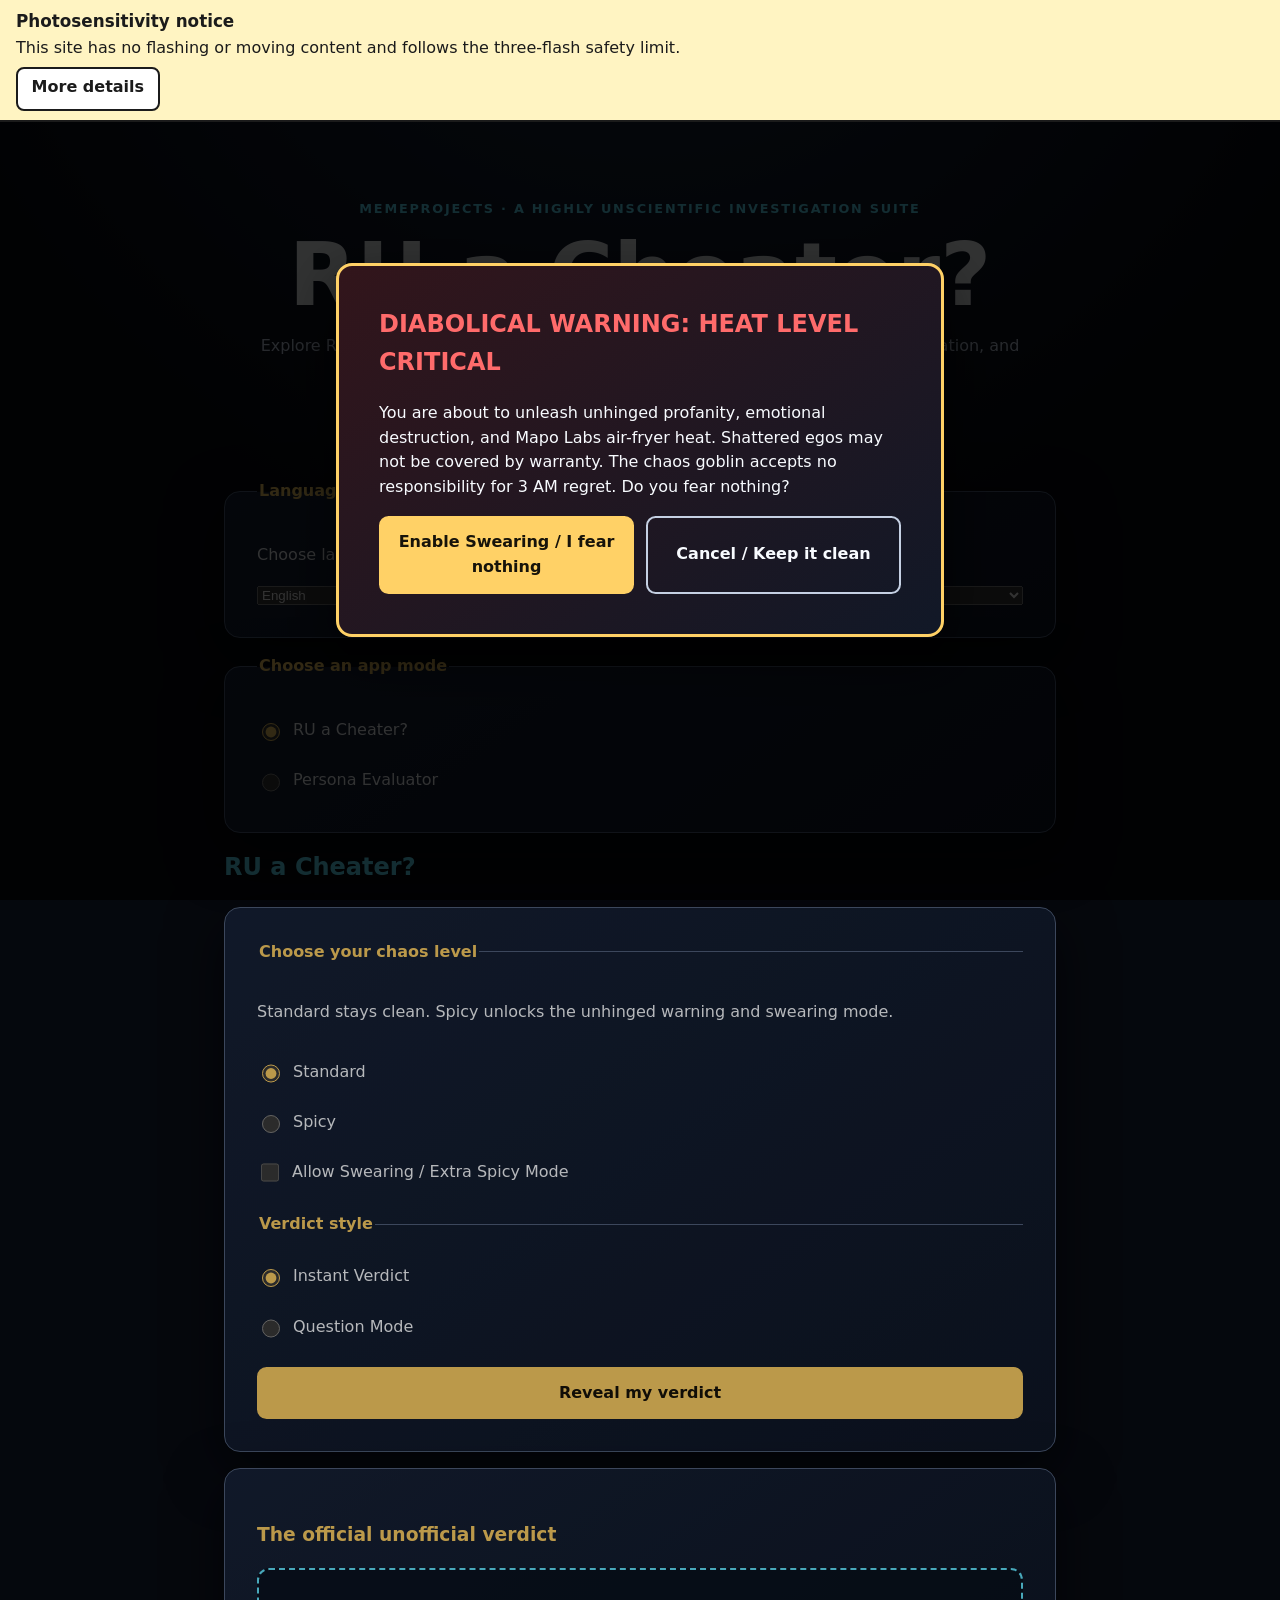
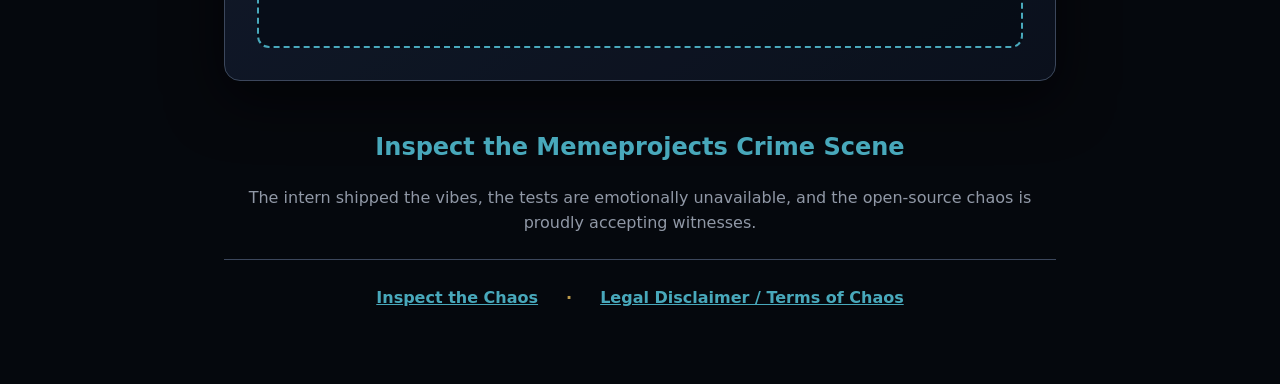
<file: apps/memeprojects/cheater.html>
<!doctype html><html lang="en-US"><head><meta charset="utf-8"><meta name="viewport" content="width=device-width,initial-scale=1"><meta http-equiv="refresh" content="0;url=./#cheater"><title>RU a Cheater? — MemeProjects</title><link rel="icon" href="data:,">
<style id="ps-style">
/* Photosensitivity notice + Calm mode (no flashing; motion off under Calm mode or the system Reduce Motion setting) */
#ps-notice{box-sizing:border-box;display:block;width:100%;margin:0;padding:.7rem 1rem .6rem;background:#fff4c2;color:#1b1b1b;border-bottom:2px solid #1b1b1b;font:1rem/1.45 system-ui,-apple-system,"Segoe UI",Roboto,sans-serif;text-align:left;position:relative;z-index:60;min-height:0}
#ps-notice *{box-sizing:border-box;color:#1b1b1b;font-family:inherit;letter-spacing:normal;text-transform:none;text-shadow:none;-webkit-text-fill-color:#1b1b1b}
#ps-notice h2{font-size:1.05rem;font-weight:700;line-height:1.3;margin:0 0 .2rem;padding:0;border:0;background:none}
#ps-notice p{margin:0 0 .45rem;padding:0;max-width:62rem;font-size:1rem}
#ps-notice .ps-row{display:flex;flex-wrap:wrap;gap:.5rem .75rem;align-items:flex-start}
#ps-notice button,#ps-notice summary{font:600 1rem/1.2 system-ui,-apple-system,"Segoe UI",Roboto,sans-serif;cursor:pointer;background:#fff;border:2px solid #1b1b1b;border-radius:8px;padding:.55rem .85rem;min-height:44px;margin:0;box-shadow:none;width:auto;transform:none}
#ps-notice button[aria-pressed="true"]{background:#1b1b1b;color:#fff;-webkit-text-fill-color:#fff}
#ps-notice button[aria-pressed="true"] *{color:#fff;-webkit-text-fill-color:#fff}
#ps-notice summary{display:inline-block;list-style-position:inside}
#ps-notice details{flex:1 1 16rem;min-width:0}
#ps-notice details > div{margin-top:.5rem;padding:.6rem .8rem;background:#fffdf3;border:1px solid #1b1b1b;border-radius:8px;max-width:62rem}
#ps-notice ul{margin:.2rem 0 .3rem 1.2rem;padding:0}
#ps-notice li{margin:.2rem 0}
#ps-notice a{text-decoration:underline}
#ps-notice :focus-visible{outline:3px solid #1b1b1b;outline-offset:2px;box-shadow:0 0 0 6px #fff4c2}
#ps-notice .ps-sr{position:absolute;width:1px;height:1px;margin:-1px;padding:0;overflow:hidden;clip:rect(0 0 0 0);white-space:nowrap;border:0}
html.calm *,html.calm *::before,html.calm *::after{animation-duration:.001ms!important;animation-delay:0s!important;animation-iteration-count:1!important;transition-duration:.001ms!important;transition-delay:0s!important;scroll-behavior:auto!important}
@media (prefers-reduced-motion:reduce){*,*::before,*::after{animation-duration:.001ms!important;animation-delay:0s!important;animation-iteration-count:1!important;transition-duration:.001ms!important;transition-delay:0s!important;scroll-behavior:auto!important}}
html.ps-hidden *,html.ps-hidden *::before,html.ps-hidden *::after{animation-play-state:paused!important}
</style>
<script id="ps-script">
/* Calm mode: ON unless the visitor turns it off (remembered on this device). The system Reduce Motion setting always wins. */
(function(){var K="calm-mode",d=document.documentElement,mq=window.matchMedia?window.matchMedia("(prefers-reduced-motion: reduce)"):{matches:false};
function pref(){try{return localStorage.getItem(K)!=="off";}catch(e){return true;}}
window.calmMode=function(){return !!mq.matches||pref();};
function sync(say){var on=window.calmMode();d.classList.toggle("calm",on);var b=document.getElementById("ps-calm"),s=document.getElementById("ps-state"),st=document.getElementById("ps-status");
if(b)b.setAttribute("aria-pressed",String(on));if(s)s.textContent=on?"on":"off";
if(say&&st){st.textContent="";setTimeout(function(){st.textContent=on?(mq.matches&&!pref()?"Motion stays off because your device's Reduce Motion setting is on.":"Calm mode on. Motion is off."):"Calm mode off. Motion is on.";},50);}
try{document.dispatchEvent(new CustomEvent("calmchange",{detail:{calm:on}}));}catch(e){}}
window.__psSync=sync;sync(false);
if(mq.addEventListener)mq.addEventListener("change",function(){sync(false);});else if(mq.addListener)mq.addListener(function(){sync(false);});
document.addEventListener("visibilitychange",function(){d.classList.toggle("ps-hidden",document.hidden);});
document.addEventListener("click",function(e){var b=e.target&&e.target.closest&&e.target.closest("#ps-calm");if(!b)return;var on=b.getAttribute("aria-pressed")==="true";try{localStorage.setItem(K,on?"off":"on");}catch(x){}sync(true);});
document.addEventListener("DOMContentLoaded",function(){sync(false);});})();
</script>
<script src="../nexos-embed.js"></script>
</head><body>
<section id="ps-notice" aria-labelledby="ps-title">
  <h2 id="ps-title">Photosensitivity notice</h2>
  <p>This site has no flashing or moving content and follows the three-flash safety limit.</p>
  <div class="ps-row">
  <details>
    <summary>More details</summary>
    <div>
    <ul>
      <li>What was checked: every animation, transition and script on this page, plus a frame-by-frame screen recording measured against the WCAG 2.3.1 limits (no more than three flashes in any second, including red flashes).</li>
      <li>Nothing on this site moves or blinks on its own.</li>
      <li>Your device's Reduce Motion setting is honoured: if anything is ever added that moves, it stays still when that setting is on.</li>
      <li>This site doesn't play sound on its own.</li>
      <li>This was tested with automated measurement, not a clinical tool like PEAT, and not on every device.</li>
    </ul>
    <p>If anything here ever flickers, please <a href="https://github.com/2three1y/memeprojects/issues">report it on GitHub</a>.</p>
    </div>
  </details>
  </div>
  <p id="ps-status" class="ps-sr" role="status" aria-live="polite"></p>
</section>
<main><h1>RU a Cheater?</h1><p>Redirecting you to MemeProjects…</p><p><a href="./#cheater">Open RU a Cheater?</a></p></main><script>window.location.replace('./#cheater');</script></body></html>
</file>
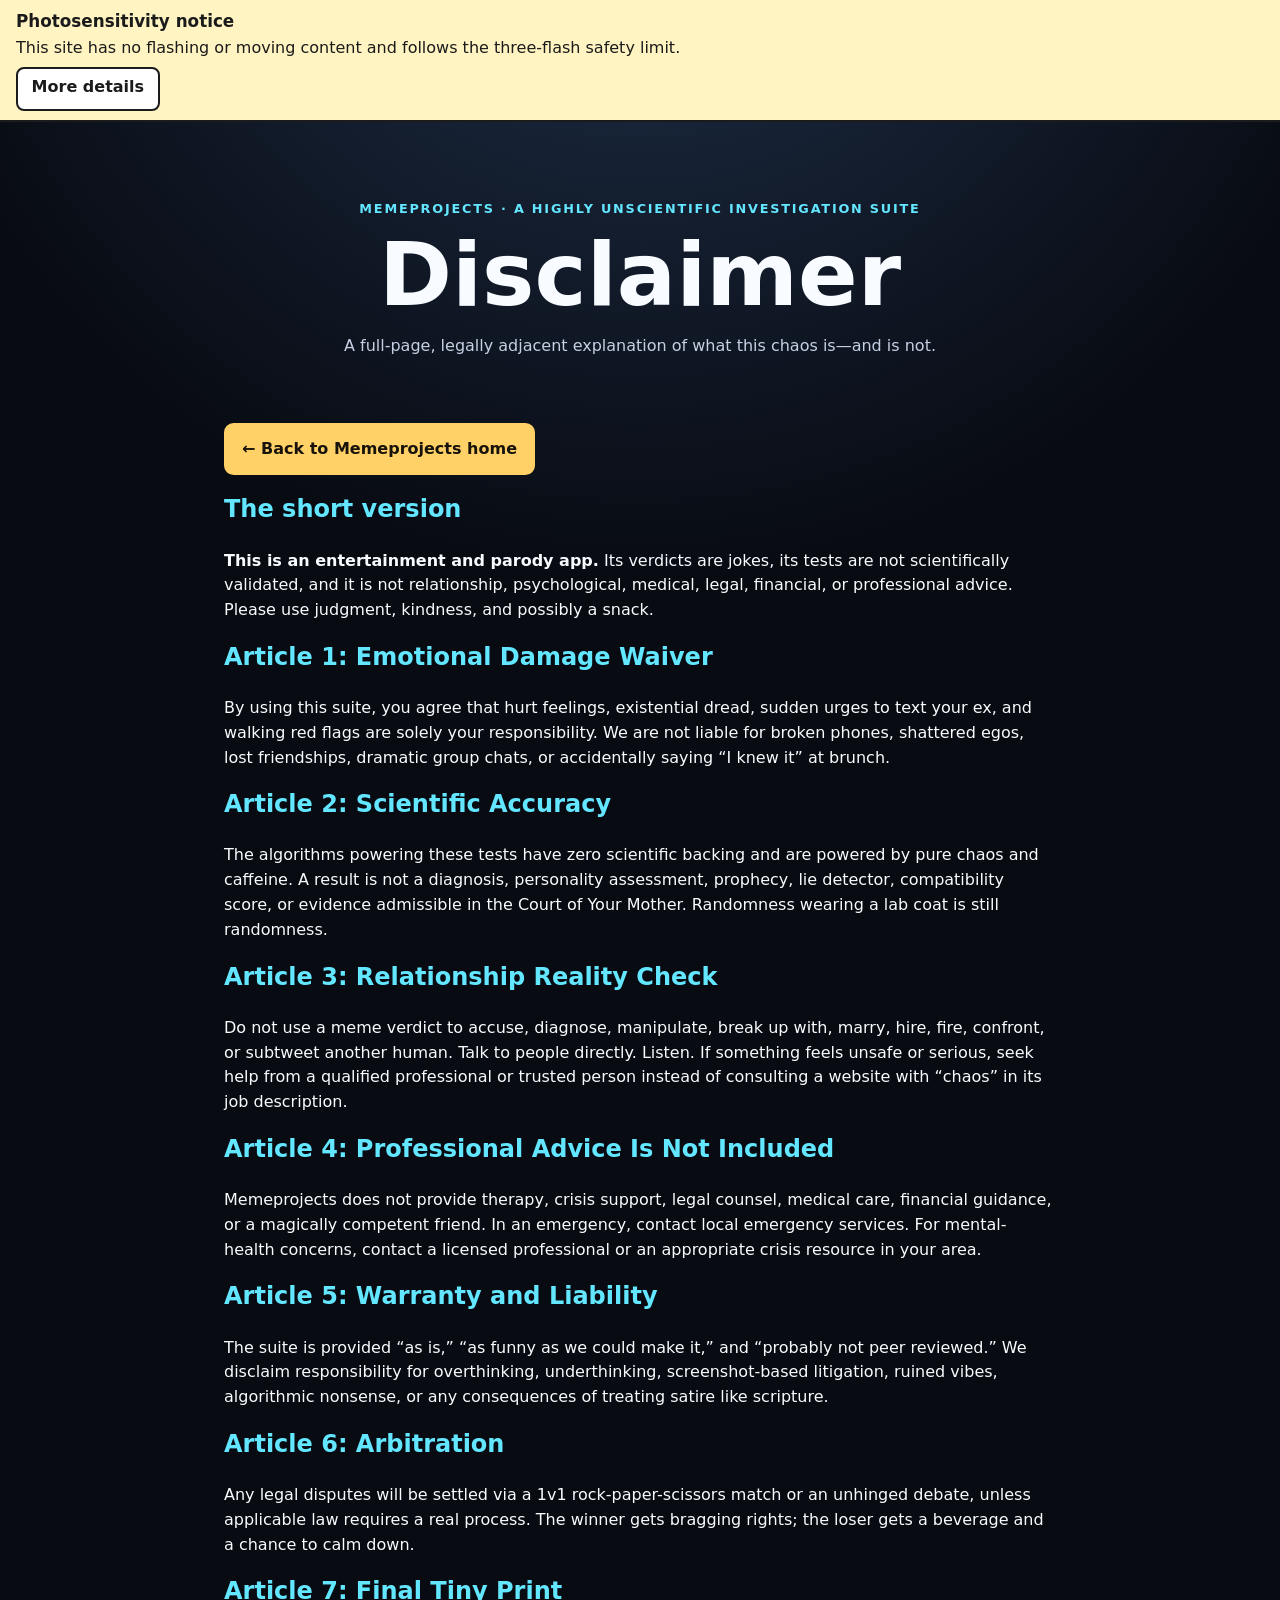
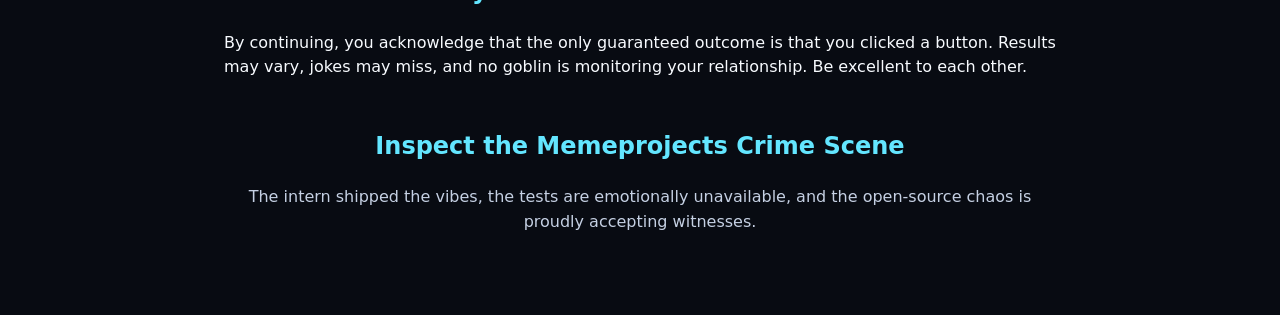
<file: apps/memeprojects/disclaimer.html>
<!doctype html>
<html lang="en-US">
<head>
<meta charset="utf-8">
<meta name="viewport" content="width=device-width, initial-scale=1">
<meta name="description" content="The full Memeprojects Terms of Chaos and humorous legal disclaimer.">
<title>Disclaimer</title>
<link rel="stylesheet" href="./style.css">
<script src="./app.js" defer></script>
<link rel="icon" href="data:,">
<style id="ps-style">
/* Photosensitivity notice + Calm mode (no flashing; motion off under Calm mode or the system Reduce Motion setting) */
#ps-notice{box-sizing:border-box;display:block;width:100%;margin:0;padding:.7rem 1rem .6rem;background:#fff4c2;color:#1b1b1b;border-bottom:2px solid #1b1b1b;font:1rem/1.45 system-ui,-apple-system,"Segoe UI",Roboto,sans-serif;text-align:left;position:relative;z-index:60;min-height:0}
#ps-notice *{box-sizing:border-box;color:#1b1b1b;font-family:inherit;letter-spacing:normal;text-transform:none;text-shadow:none;-webkit-text-fill-color:#1b1b1b}
#ps-notice h2{font-size:1.05rem;font-weight:700;line-height:1.3;margin:0 0 .2rem;padding:0;border:0;background:none}
#ps-notice p{margin:0 0 .45rem;padding:0;max-width:62rem;font-size:1rem}
#ps-notice .ps-row{display:flex;flex-wrap:wrap;gap:.5rem .75rem;align-items:flex-start}
#ps-notice button,#ps-notice summary{font:600 1rem/1.2 system-ui,-apple-system,"Segoe UI",Roboto,sans-serif;cursor:pointer;background:#fff;border:2px solid #1b1b1b;border-radius:8px;padding:.55rem .85rem;min-height:44px;margin:0;box-shadow:none;width:auto;transform:none}
#ps-notice button[aria-pressed="true"]{background:#1b1b1b;color:#fff;-webkit-text-fill-color:#fff}
#ps-notice button[aria-pressed="true"] *{color:#fff;-webkit-text-fill-color:#fff}
#ps-notice summary{display:inline-block;list-style-position:inside}
#ps-notice details{flex:1 1 16rem;min-width:0}
#ps-notice details > div{margin-top:.5rem;padding:.6rem .8rem;background:#fffdf3;border:1px solid #1b1b1b;border-radius:8px;max-width:62rem}
#ps-notice ul{margin:.2rem 0 .3rem 1.2rem;padding:0}
#ps-notice li{margin:.2rem 0}
#ps-notice a{text-decoration:underline}
#ps-notice :focus-visible{outline:3px solid #1b1b1b;outline-offset:2px;box-shadow:0 0 0 6px #fff4c2}
#ps-notice .ps-sr{position:absolute;width:1px;height:1px;margin:-1px;padding:0;overflow:hidden;clip:rect(0 0 0 0);white-space:nowrap;border:0}
html.calm *,html.calm *::before,html.calm *::after{animation-duration:.001ms!important;animation-delay:0s!important;animation-iteration-count:1!important;transition-duration:.001ms!important;transition-delay:0s!important;scroll-behavior:auto!important}
@media (prefers-reduced-motion:reduce){*,*::before,*::after{animation-duration:.001ms!important;animation-delay:0s!important;animation-iteration-count:1!important;transition-duration:.001ms!important;transition-delay:0s!important;scroll-behavior:auto!important}}
html.ps-hidden *,html.ps-hidden *::before,html.ps-hidden *::after{animation-play-state:paused!important}
</style>
<script id="ps-script">
/* Calm mode: ON unless the visitor turns it off (remembered on this device). The system Reduce Motion setting always wins. */
(function(){var K="calm-mode",d=document.documentElement,mq=window.matchMedia?window.matchMedia("(prefers-reduced-motion: reduce)"):{matches:false};
function pref(){try{return localStorage.getItem(K)!=="off";}catch(e){return true;}}
window.calmMode=function(){return !!mq.matches||pref();};
function sync(say){var on=window.calmMode();d.classList.toggle("calm",on);var b=document.getElementById("ps-calm"),s=document.getElementById("ps-state"),st=document.getElementById("ps-status");
if(b)b.setAttribute("aria-pressed",String(on));if(s)s.textContent=on?"on":"off";
if(say&&st){st.textContent="";setTimeout(function(){st.textContent=on?(mq.matches&&!pref()?"Motion stays off because your device's Reduce Motion setting is on.":"Calm mode on. Motion is off."):"Calm mode off. Motion is on.";},50);}
try{document.dispatchEvent(new CustomEvent("calmchange",{detail:{calm:on}}));}catch(e){}}
window.__psSync=sync;sync(false);
if(mq.addEventListener)mq.addEventListener("change",function(){sync(false);});else if(mq.addListener)mq.addListener(function(){sync(false);});
document.addEventListener("visibilitychange",function(){d.classList.toggle("ps-hidden",document.hidden);});
document.addEventListener("click",function(e){var b=e.target&&e.target.closest&&e.target.closest("#ps-calm");if(!b)return;var on=b.getAttribute("aria-pressed")==="true";try{localStorage.setItem(K,on?"off":"on");}catch(x){}sync(true);});
document.addEventListener("DOMContentLoaded",function(){sync(false);});})();
</script>
<script src="../nexos-embed.js"></script>
</head>
<body>
<a class="skip-link" href="#main-content">Skip to main content</a>
<section id="ps-notice" aria-labelledby="ps-title">
  <h2 id="ps-title">Photosensitivity notice</h2>
  <p>This site has no flashing or moving content and follows the three-flash safety limit.</p>
  <div class="ps-row">
  <details>
    <summary>More details</summary>
    <div>
    <ul>
      <li>What was checked: every animation, transition and script on this page, plus a frame-by-frame screen recording measured against the WCAG 2.3.1 limits (no more than three flashes in any second, including red flashes).</li>
      <li>Nothing on this site moves or blinks on its own.</li>
      <li>Your device's Reduce Motion setting is honoured: if anything is ever added that moves, it stays still when that setting is on.</li>
      <li>This site doesn't play sound on its own.</li>
      <li>This was tested with automated measurement, not a clinical tool like PEAT, and not on every device.</li>
    </ul>
    <p>If anything here ever flickers, please <a href="https://github.com/2three1y/memeprojects/issues">report it on GitHub</a>.</p>
    </div>
  </details>
  </div>
  <p id="ps-status" class="ps-sr" role="status" aria-live="polite"></p>
</section>

<header class="site-header" role="banner">
  <p class="eyebrow">Memeprojects · A highly unscientific investigation suite</p>
  <h1 id="main-heading" tabindex="-1">Disclaimer</h1>
  <p class="tagline">A full-page, legally adjacent explanation of what this chaos is—and is not.</p>
</header>
<main id="main-content" class="shell" role="main">
  <p><a class="primary back-button" href="./index.html#home" role="button" aria-label="Back to Memeprojects home" style="display:inline-flex;align-items:center;min-height:2.75rem;padding:.75rem 1rem;border:2px solid var(--accent);border-radius:.6rem;background:var(--accent);color:#17130a;font-weight:900;text-decoration:none;">← Back to Memeprojects home</a></p>
  <article aria-labelledby="terms-heading">
    <h2 id="terms-heading">The short version</h2>
    <p><strong>This is an entertainment and parody app.</strong> Its verdicts are jokes, its tests are not scientifically validated, and it is not relationship, psychological, medical, legal, financial, or professional advice. Please use judgment, kindness, and possibly a snack.</p>
    <h2>Article 1: Emotional Damage Waiver</h2><p>By using this suite, you agree that hurt feelings, existential dread, sudden urges to text your ex, and walking red flags are solely your responsibility. We are not liable for broken phones, shattered egos, lost friendships, dramatic group chats, or accidentally saying “I knew it” at brunch.</p>
    <h2>Article 2: Scientific Accuracy</h2><p>The algorithms powering these tests have zero scientific backing and are powered by pure chaos and caffeine. A result is not a diagnosis, personality assessment, prophecy, lie detector, compatibility score, or evidence admissible in the Court of Your Mother. Randomness wearing a lab coat is still randomness.</p>
    <h2>Article 3: Relationship Reality Check</h2><p>Do not use a meme verdict to accuse, diagnose, manipulate, break up with, marry, hire, fire, confront, or subtweet another human. Talk to people directly. Listen. If something feels unsafe or serious, seek help from a qualified professional or trusted person instead of consulting a website with “chaos” in its job description.</p>
    <h2>Article 4: Professional Advice Is Not Included</h2><p>Memeprojects does not provide therapy, crisis support, legal counsel, medical care, financial guidance, or a magically competent friend. In an emergency, contact local emergency services. For mental-health concerns, contact a licensed professional or an appropriate crisis resource in your area.</p>
    <h2>Article 5: Warranty and Liability</h2><p>The suite is provided “as is,” “as funny as we could make it,” and “probably not peer reviewed.” We disclaim responsibility for overthinking, underthinking, screenshot-based litigation, ruined vibes, algorithmic nonsense, or any consequences of treating satire like scripture.</p>
    <h2>Article 6: Arbitration</h2><p>Any legal disputes will be settled via a 1v1 rock-paper-scissors match or an unhinged debate, unless applicable law requires a real process. The winner gets bragging rights; the loser gets a beverage and a chance to calm down.</p>
    <h2>Article 7: Final Tiny Print</h2><p>By continuing, you acknowledge that the only guaranteed outcome is that you clicked a button. Results may vary, jokes may miss, and no goblin is monitoring your relationship. Be excellent to each other.</p>
  </article>
</main>
<footer class="site-footer" role="contentinfo"><h2>Inspect the Memeprojects Crime Scene</h2><p>The intern shipped the vibes, the tests are emotionally unavailable, and the open-source chaos is proudly accepting witnesses.</p></footer>
</body>
</html>
</file>
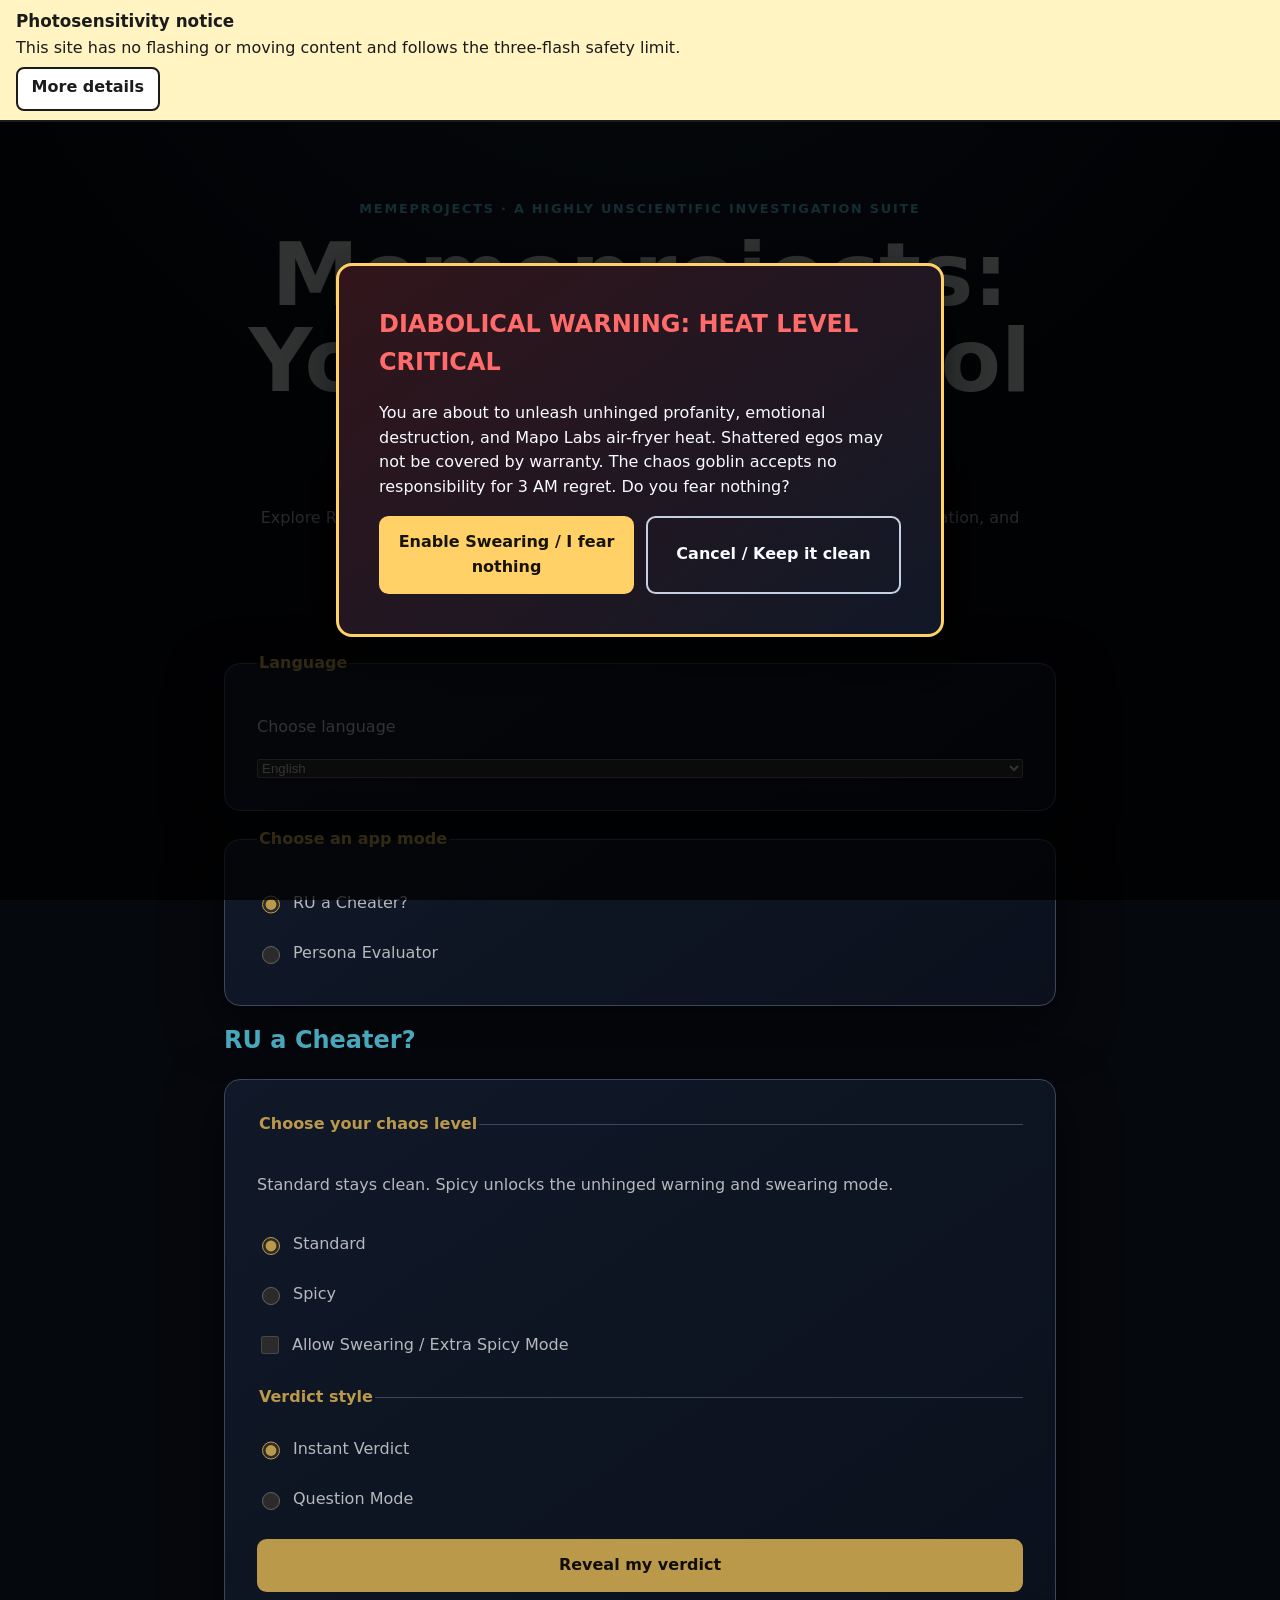
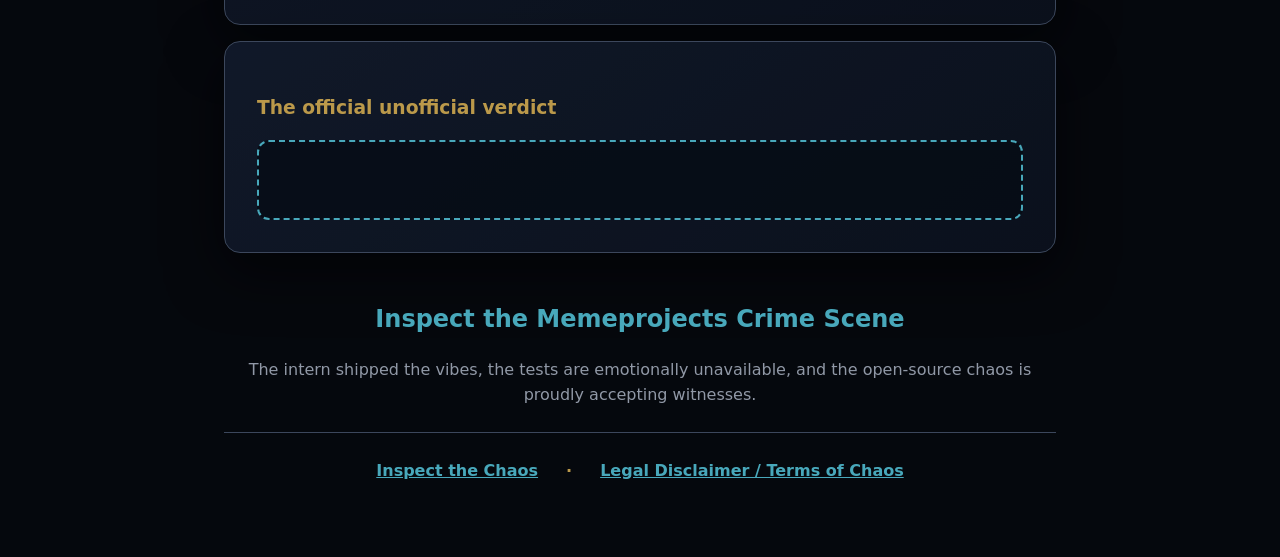
<file: apps/memeprojects/evaluate.html>
<!doctype html><html lang="en-US"><head><meta charset="utf-8"><meta name="viewport" content="width=device-width,initial-scale=1"><meta http-equiv="refresh" content="0;url=./#evaluate"><title>Persona Evaluator — MemeProjects</title><link rel="icon" href="data:,">
<style id="ps-style">
/* Photosensitivity notice + Calm mode (no flashing; motion off under Calm mode or the system Reduce Motion setting) */
#ps-notice{box-sizing:border-box;display:block;width:100%;margin:0;padding:.7rem 1rem .6rem;background:#fff4c2;color:#1b1b1b;border-bottom:2px solid #1b1b1b;font:1rem/1.45 system-ui,-apple-system,"Segoe UI",Roboto,sans-serif;text-align:left;position:relative;z-index:60;min-height:0}
#ps-notice *{box-sizing:border-box;color:#1b1b1b;font-family:inherit;letter-spacing:normal;text-transform:none;text-shadow:none;-webkit-text-fill-color:#1b1b1b}
#ps-notice h2{font-size:1.05rem;font-weight:700;line-height:1.3;margin:0 0 .2rem;padding:0;border:0;background:none}
#ps-notice p{margin:0 0 .45rem;padding:0;max-width:62rem;font-size:1rem}
#ps-notice .ps-row{display:flex;flex-wrap:wrap;gap:.5rem .75rem;align-items:flex-start}
#ps-notice button,#ps-notice summary{font:600 1rem/1.2 system-ui,-apple-system,"Segoe UI",Roboto,sans-serif;cursor:pointer;background:#fff;border:2px solid #1b1b1b;border-radius:8px;padding:.55rem .85rem;min-height:44px;margin:0;box-shadow:none;width:auto;transform:none}
#ps-notice button[aria-pressed="true"]{background:#1b1b1b;color:#fff;-webkit-text-fill-color:#fff}
#ps-notice button[aria-pressed="true"] *{color:#fff;-webkit-text-fill-color:#fff}
#ps-notice summary{display:inline-block;list-style-position:inside}
#ps-notice details{flex:1 1 16rem;min-width:0}
#ps-notice details > div{margin-top:.5rem;padding:.6rem .8rem;background:#fffdf3;border:1px solid #1b1b1b;border-radius:8px;max-width:62rem}
#ps-notice ul{margin:.2rem 0 .3rem 1.2rem;padding:0}
#ps-notice li{margin:.2rem 0}
#ps-notice a{text-decoration:underline}
#ps-notice :focus-visible{outline:3px solid #1b1b1b;outline-offset:2px;box-shadow:0 0 0 6px #fff4c2}
#ps-notice .ps-sr{position:absolute;width:1px;height:1px;margin:-1px;padding:0;overflow:hidden;clip:rect(0 0 0 0);white-space:nowrap;border:0}
html.calm *,html.calm *::before,html.calm *::after{animation-duration:.001ms!important;animation-delay:0s!important;animation-iteration-count:1!important;transition-duration:.001ms!important;transition-delay:0s!important;scroll-behavior:auto!important}
@media (prefers-reduced-motion:reduce){*,*::before,*::after{animation-duration:.001ms!important;animation-delay:0s!important;animation-iteration-count:1!important;transition-duration:.001ms!important;transition-delay:0s!important;scroll-behavior:auto!important}}
html.ps-hidden *,html.ps-hidden *::before,html.ps-hidden *::after{animation-play-state:paused!important}
</style>
<script id="ps-script">
/* Calm mode: ON unless the visitor turns it off (remembered on this device). The system Reduce Motion setting always wins. */
(function(){var K="calm-mode",d=document.documentElement,mq=window.matchMedia?window.matchMedia("(prefers-reduced-motion: reduce)"):{matches:false};
function pref(){try{return localStorage.getItem(K)!=="off";}catch(e){return true;}}
window.calmMode=function(){return !!mq.matches||pref();};
function sync(say){var on=window.calmMode();d.classList.toggle("calm",on);var b=document.getElementById("ps-calm"),s=document.getElementById("ps-state"),st=document.getElementById("ps-status");
if(b)b.setAttribute("aria-pressed",String(on));if(s)s.textContent=on?"on":"off";
if(say&&st){st.textContent="";setTimeout(function(){st.textContent=on?(mq.matches&&!pref()?"Motion stays off because your device's Reduce Motion setting is on.":"Calm mode on. Motion is off."):"Calm mode off. Motion is on.";},50);}
try{document.dispatchEvent(new CustomEvent("calmchange",{detail:{calm:on}}));}catch(e){}}
window.__psSync=sync;sync(false);
if(mq.addEventListener)mq.addEventListener("change",function(){sync(false);});else if(mq.addListener)mq.addListener(function(){sync(false);});
document.addEventListener("visibilitychange",function(){d.classList.toggle("ps-hidden",document.hidden);});
document.addEventListener("click",function(e){var b=e.target&&e.target.closest&&e.target.closest("#ps-calm");if(!b)return;var on=b.getAttribute("aria-pressed")==="true";try{localStorage.setItem(K,on?"off":"on");}catch(x){}sync(true);});
document.addEventListener("DOMContentLoaded",function(){sync(false);});})();
</script>
<script src="../nexos-embed.js"></script>
</head><body>
<section id="ps-notice" aria-labelledby="ps-title">
  <h2 id="ps-title">Photosensitivity notice</h2>
  <p>This site has no flashing or moving content and follows the three-flash safety limit.</p>
  <div class="ps-row">
  <details>
    <summary>More details</summary>
    <div>
    <ul>
      <li>What was checked: every animation, transition and script on this page, plus a frame-by-frame screen recording measured against the WCAG 2.3.1 limits (no more than three flashes in any second, including red flashes).</li>
      <li>Nothing on this site moves or blinks on its own.</li>
      <li>Your device's Reduce Motion setting is honoured: if anything is ever added that moves, it stays still when that setting is on.</li>
      <li>This site doesn't play sound on its own.</li>
      <li>This was tested with automated measurement, not a clinical tool like PEAT, and not on every device.</li>
    </ul>
    <p>If anything here ever flickers, please <a href="https://github.com/2three1y/memeprojects/issues">report it on GitHub</a>.</p>
    </div>
  </details>
  </div>
  <p id="ps-status" class="ps-sr" role="status" aria-live="polite"></p>
</section>
<main><h1>Persona Evaluator</h1><p>Redirecting you to MemeProjects…</p><p><a href="./#evaluate">Open Persona Evaluator</a></p></main><script>window.location.replace('./#evaluate');</script></body></html>
</file>
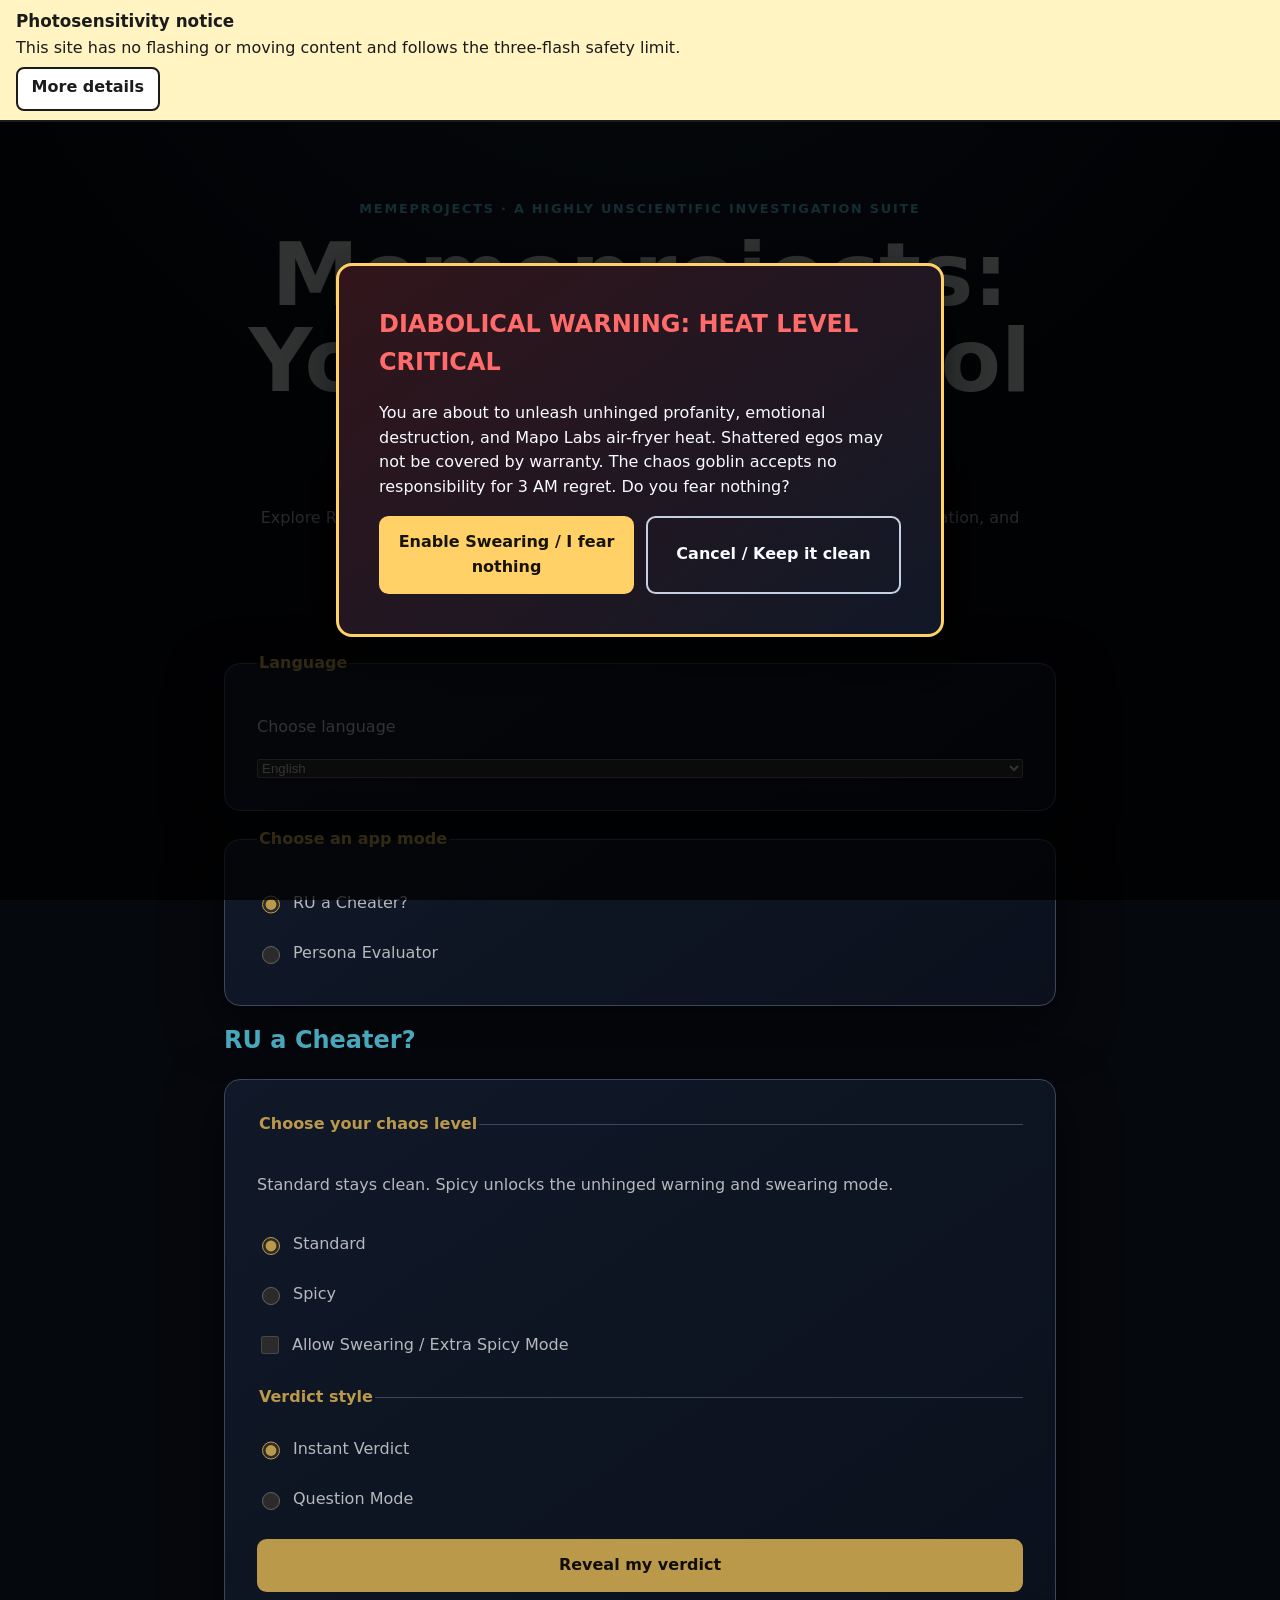
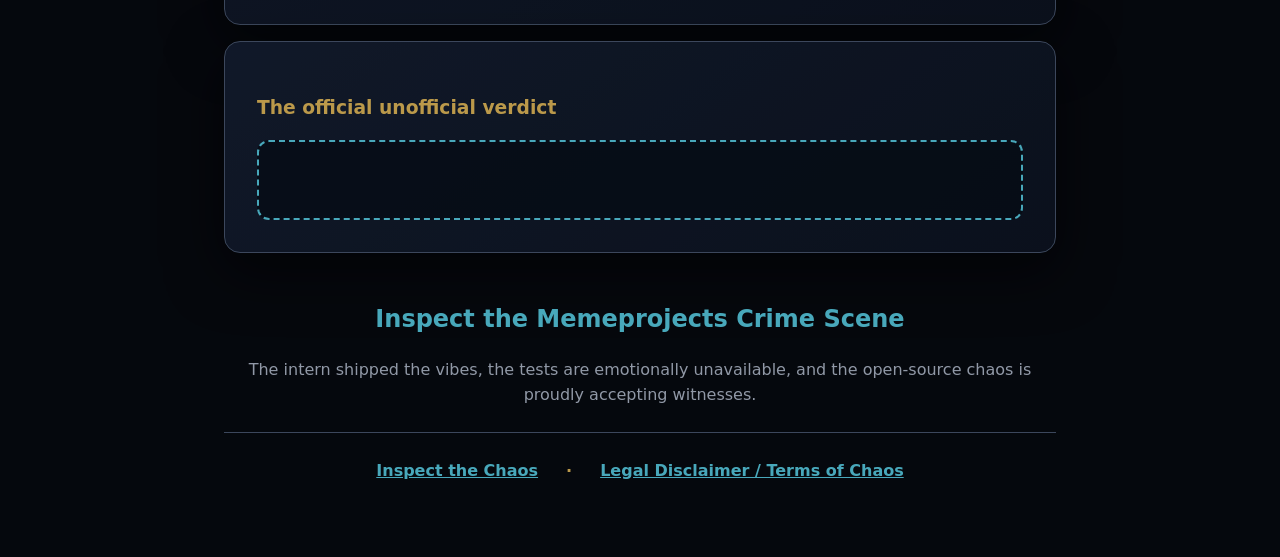
<file: apps/memeprojects/home.html>
<!doctype html>
<html lang="en-US"><head><meta charset="utf-8"><meta name="viewport" content="width=device-width, initial-scale=1"><meta http-equiv="refresh" content="0;url=./#home"><title>Memeprojects Home</title><link rel="icon" href="data:,">
<style id="ps-style">
/* Photosensitivity notice + Calm mode (no flashing; motion off under Calm mode or the system Reduce Motion setting) */
#ps-notice{box-sizing:border-box;display:block;width:100%;margin:0;padding:.7rem 1rem .6rem;background:#fff4c2;color:#1b1b1b;border-bottom:2px solid #1b1b1b;font:1rem/1.45 system-ui,-apple-system,"Segoe UI",Roboto,sans-serif;text-align:left;position:relative;z-index:60;min-height:0}
#ps-notice *{box-sizing:border-box;color:#1b1b1b;font-family:inherit;letter-spacing:normal;text-transform:none;text-shadow:none;-webkit-text-fill-color:#1b1b1b}
#ps-notice h2{font-size:1.05rem;font-weight:700;line-height:1.3;margin:0 0 .2rem;padding:0;border:0;background:none}
#ps-notice p{margin:0 0 .45rem;padding:0;max-width:62rem;font-size:1rem}
#ps-notice .ps-row{display:flex;flex-wrap:wrap;gap:.5rem .75rem;align-items:flex-start}
#ps-notice button,#ps-notice summary{font:600 1rem/1.2 system-ui,-apple-system,"Segoe UI",Roboto,sans-serif;cursor:pointer;background:#fff;border:2px solid #1b1b1b;border-radius:8px;padding:.55rem .85rem;min-height:44px;margin:0;box-shadow:none;width:auto;transform:none}
#ps-notice button[aria-pressed="true"]{background:#1b1b1b;color:#fff;-webkit-text-fill-color:#fff}
#ps-notice button[aria-pressed="true"] *{color:#fff;-webkit-text-fill-color:#fff}
#ps-notice summary{display:inline-block;list-style-position:inside}
#ps-notice details{flex:1 1 16rem;min-width:0}
#ps-notice details > div{margin-top:.5rem;padding:.6rem .8rem;background:#fffdf3;border:1px solid #1b1b1b;border-radius:8px;max-width:62rem}
#ps-notice ul{margin:.2rem 0 .3rem 1.2rem;padding:0}
#ps-notice li{margin:.2rem 0}
#ps-notice a{text-decoration:underline}
#ps-notice :focus-visible{outline:3px solid #1b1b1b;outline-offset:2px;box-shadow:0 0 0 6px #fff4c2}
#ps-notice .ps-sr{position:absolute;width:1px;height:1px;margin:-1px;padding:0;overflow:hidden;clip:rect(0 0 0 0);white-space:nowrap;border:0}
html.calm *,html.calm *::before,html.calm *::after{animation-duration:.001ms!important;animation-delay:0s!important;animation-iteration-count:1!important;transition-duration:.001ms!important;transition-delay:0s!important;scroll-behavior:auto!important}
@media (prefers-reduced-motion:reduce){*,*::before,*::after{animation-duration:.001ms!important;animation-delay:0s!important;animation-iteration-count:1!important;transition-duration:.001ms!important;transition-delay:0s!important;scroll-behavior:auto!important}}
html.ps-hidden *,html.ps-hidden *::before,html.ps-hidden *::after{animation-play-state:paused!important}
</style>
<script id="ps-script">
/* Calm mode: ON unless the visitor turns it off (remembered on this device). The system Reduce Motion setting always wins. */
(function(){var K="calm-mode",d=document.documentElement,mq=window.matchMedia?window.matchMedia("(prefers-reduced-motion: reduce)"):{matches:false};
function pref(){try{return localStorage.getItem(K)!=="off";}catch(e){return true;}}
window.calmMode=function(){return !!mq.matches||pref();};
function sync(say){var on=window.calmMode();d.classList.toggle("calm",on);var b=document.getElementById("ps-calm"),s=document.getElementById("ps-state"),st=document.getElementById("ps-status");
if(b)b.setAttribute("aria-pressed",String(on));if(s)s.textContent=on?"on":"off";
if(say&&st){st.textContent="";setTimeout(function(){st.textContent=on?(mq.matches&&!pref()?"Motion stays off because your device's Reduce Motion setting is on.":"Calm mode on. Motion is off."):"Calm mode off. Motion is on.";},50);}
try{document.dispatchEvent(new CustomEvent("calmchange",{detail:{calm:on}}));}catch(e){}}
window.__psSync=sync;sync(false);
if(mq.addEventListener)mq.addEventListener("change",function(){sync(false);});else if(mq.addListener)mq.addListener(function(){sync(false);});
document.addEventListener("visibilitychange",function(){d.classList.toggle("ps-hidden",document.hidden);});
document.addEventListener("click",function(e){var b=e.target&&e.target.closest&&e.target.closest("#ps-calm");if(!b)return;var on=b.getAttribute("aria-pressed")==="true";try{localStorage.setItem(K,on?"off":"on");}catch(x){}sync(true);});
document.addEventListener("DOMContentLoaded",function(){sync(false);});})();
</script>
<script src="../nexos-embed.js"></script>
</head><body>
<section id="ps-notice" aria-labelledby="ps-title">
  <h2 id="ps-title">Photosensitivity notice</h2>
  <p>This site has no flashing or moving content and follows the three-flash safety limit.</p>
  <div class="ps-row">
  <details>
    <summary>More details</summary>
    <div>
    <ul>
      <li>What was checked: every animation, transition and script on this page, plus a frame-by-frame screen recording measured against the WCAG 2.3.1 limits (no more than three flashes in any second, including red flashes).</li>
      <li>Nothing on this site moves or blinks on its own.</li>
      <li>Your device's Reduce Motion setting is honoured: if anything is ever added that moves, it stays still when that setting is on.</li>
      <li>This site doesn't play sound on its own.</li>
      <li>This was tested with automated measurement, not a clinical tool like PEAT, and not on every device.</li>
    </ul>
    <p>If anything here ever flickers, please <a href="https://github.com/2three1y/memeprojects/issues">report it on GitHub</a>.</p>
    </div>
  </details>
  </div>
  <p id="ps-status" class="ps-sr" role="status" aria-live="polite"></p>
</section>
<main><h1>Loading Memeprojects home…</h1><p><a href="./#home">Continue to the main page</a></p></main><script>window.location.replace('./#home');</script></body></html>
</file>
<file: styles.css>
:root{
  --bg:#000; --fg:#c8c8c8; --hi:#fff; --dim:#a8a8a8;
  --blue:#0000aa; --cyan:#55ffff; --green:#55ff55; --yellow:#ffff55; --red:#ff6b6b; --magenta:#ff77ff;
  --panel:#0a0a1e; --line:#3a3a7a; --focus:#ffff55;
  --mono: ui-monospace, "SF Mono", Menlo, Consolas, "Liberation Mono", "Courier New", monospace;
}
*{box-sizing:border-box}
html{background:var(--bg);-webkit-text-size-adjust:100%}
body{margin:0;background:var(--bg);color:var(--fg);font:16px/1.5 var(--mono);overflow-x:hidden}
h1,h2{color:var(--hi);font-weight:700;margin:0}
h1{font-size:1.35rem}
h2{font-size:1.05rem;margin-bottom:.5rem;color:var(--cyan)}
a{color:var(--cyan)}
code,kbd{font-family:var(--mono);color:var(--yellow)}
kbd{border:1px solid var(--line);padding:0 .25em;border-radius:3px}
.sr-only{position:absolute!important;width:1px;height:1px;padding:0;margin:-1px;overflow:hidden;clip:rect(0 0 0 0);white-space:nowrap;border:0}
.skip{position:absolute;left:.5rem;top:-4rem;background:var(--yellow);color:#000;padding:.5rem .75rem;z-index:10;font-weight:700;text-decoration:none}
.skip:focus{top:.5rem}
:focus{outline:none}
:focus-visible,.skip:focus{outline:3px solid var(--focus);outline-offset:2px}
input:focus,button:focus,.log:focus,a:focus{outline:3px solid var(--focus);outline-offset:2px}
.bar{background:var(--blue);color:var(--hi);padding:.75rem 1rem;border-bottom:3px solid var(--cyan)}
.bar .dim{color:var(--yellow)}
.tag{margin:.15rem 0 0;color:#e8e8ff;font-size:.9rem}
main{max-width:60rem;margin:0 auto;padding:1rem}
.term{border:2px solid var(--line);background:var(--bg);padding:.5rem;border-radius:4px}
.log{min-height:14rem;max-height:58vh;overflow-y:auto;overflow-x:hidden;padding:.25rem .5rem;overflow-wrap:anywhere;word-break:break-word}
.log p{margin:0;white-space:pre-wrap}
.entry{padding:.35rem 0;border-bottom:1px dashed #222}
.entry:last-child{border-bottom:0}
.echo{color:var(--yellow)}
.ok{color:var(--green)} .hi{color:var(--hi)} .err{color:var(--red)} .info{color:var(--cyan)} .warm{color:var(--magenta)} .dimt{color:var(--dim)}
.cmdline{display:flex;align-items:center;gap:.5rem;margin-top:.5rem;border-top:2px solid var(--line);padding-top:.5rem}
.prompt{color:var(--yellow);font-weight:700;white-space:nowrap}
#cmd{flex:1;min-width:0;background:#000;color:var(--hi);border:2px solid var(--line);border-radius:3px;padding:.55rem .5rem;font:inherit;font-size:16px;caret-color:var(--yellow)}
button{font:inherit;cursor:pointer;background:var(--panel);color:var(--hi);border:2px solid var(--cyan);border-radius:4px;padding:.55rem .8rem;min-height:44px}
button:hover{background:#14144a}
button[aria-pressed="true"]{background:var(--yellow);color:#000;border-color:var(--yellow)}
.run{background:var(--blue)}
.hint{margin:.4rem 0 0;color:var(--dim);font-size:.85rem}
section+section{margin-top:1.25rem}
.choice-list{list-style:none;margin:0;padding:0;display:grid;grid-template-columns:repeat(auto-fill,minmax(10.5rem,1fr));gap:.5rem}
.choice-list button{width:100%;text-align:left}
.sound-row{display:flex;flex-wrap:wrap;align-items:center;gap:.75rem;margin:.5rem 0}
#vol{flex:1;min-width:8rem;accent-color:var(--yellow);height:44px}
#vol-out{min-width:3.5rem;color:var(--yellow)}
.about p{max-width:46rem}
.foot{max-width:60rem;margin:1rem auto 2rem;padding:0 1rem;color:var(--dim);font-size:.85rem}
@media (max-width:480px){
  body{font-size:15px}
  main{padding:.6rem}
  .log{max-height:52vh;min-height:12rem}
  .choice-list{grid-template-columns:1fr 1fr}
  .choice-list button{padding:.5rem .55rem}
}
@media (prefers-reduced-motion:no-preference){
  #cmd:focus{box-shadow:0 0 0 1px var(--yellow)}
  .entry.new{animation:fadein .25s ease-out}
  @keyframes fadein{from{opacity:.3}to{opacity:1}}
}
@media (prefers-reduced-motion:reduce){*{animation:none!important;transition:none!important;scroll-behavior:auto!important}}
@media (forced-colors:active){button,#cmd{border:2px solid ButtonText}}

.sound-row .hint{margin:0;flex-basis:100%}
#key-sounds{width:1.4rem;height:1.4rem;margin:0;accent-color:#ffd75f}

/* Home launcher and app windows */
h3{font-size:1rem;color:var(--cyan);margin:1rem 0 .5rem}
[hidden]{display:none!important}
.view{border:2px solid var(--line);background:var(--bg);padding:.75rem;border-radius:4px}
.view-head{display:flex;flex-wrap:wrap;align-items:center;justify-content:space-between;gap:.5rem;margin-bottom:.5rem}
.view-head h2{margin:0}
.close{border-color:var(--yellow)}
h2:focus{outline:3px solid var(--focus);outline-offset:2px}
.launcher{list-style:none;margin:.75rem 0 0;padding:0;display:grid;grid-template-columns:repeat(auto-fill,minmax(13rem,1fr));gap:.6rem}
.launcher button{width:100%;min-height:56px;text-align:left;font-weight:700}
.launcher .desc{font-weight:400;color:var(--dim)}
.launcher li:first-child button{border-color:var(--yellow)}
.app-log{min-height:10rem;max-height:46vh}
.view .choice-list{margin-top:.5rem}
#app-form label{color:var(--yellow);white-space:nowrap}
.facts{margin:0;display:grid;gap:.35rem}
.facts div{display:grid;grid-template-columns:minmax(8rem,12rem) 1fr;gap:.5rem;border-bottom:1px dashed #222;padding:.2rem 0}
.facts dt{color:var(--yellow)}
.facts dd{margin:0;overflow-wrap:anywhere}
.about p{max-width:46rem}
@media (max-width:480px){
  .launcher{grid-template-columns:1fr 1fr}
  .facts div{grid-template-columns:1fr}
  #app-form{flex-wrap:wrap}
  #app-form label{flex-basis:100%}
}
.launcher li.static{grid-column:1/-1}
.launch-link{display:inline-flex;align-items:center;min-height:44px;padding:.4rem .2rem;font-weight:700}
.launcher li.static .hint{display:inline;margin:0;font-size:.9rem}
.disclosure{margin-top:1rem}
#sound-toggle .tri{color:var(--yellow);display:inline-block;margin-right:.4rem;transition:transform .15s}
#sound-toggle[aria-expanded="true"] .tri{transform:rotate(90deg)}
#sound-panel{margin-top:.5rem;border-top:2px solid var(--line);padding-top:.25rem}

/* Beat style picker */
#beat-genre,#ec-format{font:inherit;background:#000;color:var(--hi);border:2px solid var(--cyan);border-radius:4px;padding:.45rem .5rem;min-height:44px;max-width:100%}
#beat-genre:focus,#ec-format:focus,#ec-input:focus{outline:3px solid var(--focus);outline-offset:2px}

/* Apps with their own window: Insomnia OS and Meme Projects (their sites' own files, framed), Easyconvert (native) */
.src-link{margin:0 0 .4rem}
.src-link a{display:inline-flex;align-items:center;min-height:44px;font-weight:700}
.app-frame{display:block;width:100%;height:100vh;height:100svh;min-height:520px;max-height:1000px;margin-top:.6rem;border:2px solid var(--line);border-radius:4px;background:#000}
#easyconvert-view .ec-field{display:flex;flex-wrap:wrap;align-items:center;gap:.5rem .75rem;margin:.6rem 0}
#easyconvert-view .ec-field label{color:var(--yellow);min-width:9rem}
#ec-input{font:inherit;color:var(--hi);max-width:100%;min-height:44px}
#ec-input::file-selector-button{font:inherit;background:var(--panel);color:var(--hi);border:2px solid var(--cyan);border-radius:4px;padding:.5rem .8rem;min-height:44px;margin-right:.6rem;cursor:pointer}
.ec-files{list-style:none;margin:0;padding:0;display:grid;gap:.6rem}
.ec-files li{border:1px solid var(--line);border-radius:4px;padding:.5rem}
.ec-actions{display:flex;flex-wrap:wrap;gap:.5rem}
.ec-actions .ec-name{flex:1 1 12rem;text-align:left;overflow-wrap:anywhere;min-width:0}
.ec-files pre{margin:.5rem 0 0;padding:.5rem;background:#050514;border:1px solid var(--line);white-space:pre-wrap;overflow-wrap:anywhere;word-break:break-word;max-height:16rem;overflow-y:auto;overflow-x:hidden;font:inherit;font-size:.9rem;color:var(--fg)}
.ec-files pre:focus{outline:3px solid var(--focus);outline-offset:2px}
.ec-status{min-height:1.5em;color:var(--green);margin:.6rem 0 0}
.ec-list > p{margin:0;color:var(--dim)}
@media (max-width:480px){ #easyconvert-view .ec-field label{flex-basis:100%} }
</file>
<file: real/real.css>
:root{
  --bg:#000; --fg:#d0d0d0; --hi:#fff; --dim:#b0b0b0;
  --blue:#0000aa; --cyan:#55ffff; --green:#55ff55; --yellow:#ffff55;
  --panel:#0a0a1e; --line:#5a5aa0; --focus:#ffff55;
  --mono: ui-monospace, "SF Mono", Menlo, Consolas, "Liberation Mono", "Courier New", monospace;
}
*{box-sizing:border-box}
html{background:var(--bg);-webkit-text-size-adjust:100%}
body{margin:0;background:var(--bg);color:var(--fg);font:16px/1.5 var(--mono);overflow-x:hidden}
h1,h2,h3{color:var(--hi);margin:0}
h1{font-size:1.35rem}
h2{font-size:1.1rem;color:var(--cyan);margin:1.5rem 0 .5rem}
h3{font-size:1rem;margin:.75rem 0 .35rem}
a{color:var(--cyan)}
code{color:var(--yellow)}
.dim{color:var(--yellow);font-weight:400}
.skip{position:absolute;left:.5rem;top:-4rem;background:var(--yellow);color:#000;padding:.5rem .75rem;z-index:10;font-weight:700;text-decoration:none}
.skip:focus{top:.5rem}
:focus{outline:none}
:focus-visible,.skip:focus,input:focus,button:focus,.log:focus,a:focus{outline:3px solid var(--focus);outline-offset:2px}
.bar{background:var(--blue);color:var(--hi);padding:.75rem 1rem;border-bottom:3px solid var(--cyan)}
.tag{margin:.15rem 0 0;color:#e8e8ff;font-size:.9rem}
main{max-width:60rem;margin:0 auto;padding:1rem}
.status{margin:0 0 .5rem;padding:.5rem .75rem;border:2px solid var(--line);background:var(--panel);color:var(--hi);font-weight:700}
.hint{color:var(--dim);font-size:.9rem;margin:.25rem 0 .5rem}
.log{background:#000;border:2px solid var(--line);padding:.5rem .75rem;height:22rem;max-height:60vh;overflow-y:auto;overflow-x:hidden;white-space:pre-wrap;overflow-wrap:anywhere}
.log .entry{margin:0 0 .5rem;font:inherit;white-space:pre-wrap;overflow-wrap:anywhere}
.log .prompt{color:var(--green)}
.cmdrow{margin:.75rem 0}
.cmdrow > label{display:block;color:var(--hi);font-weight:700;margin-bottom:.25rem}
.cmdline{display:flex;gap:.5rem}
.cmdline input{flex:1;min-width:0}
input[type=text]{font:inherit;color:var(--hi);background:#111;border:2px solid var(--line);padding:.5rem .6rem;border-radius:4px}
button{font:inherit;color:#000;background:var(--cyan);border:2px solid var(--cyan);padding:.45rem .8rem;border-radius:4px;min-height:44px;min-width:44px;cursor:pointer}
button:hover{background:#9ff}
.keys{display:flex;flex-wrap:wrap;gap:.4rem;align-items:center;margin:.25rem 0 .75rem}
.keys h3{flex-basis:100%}
.keys button{background:#222;color:var(--hi);border-color:var(--line)}
.keys button:hover{background:#333}
.check{display:flex;align-items:center;gap:.5rem;margin:.4rem 0}
input[type=checkbox]{width:1.4rem;height:1.4rem;accent-color:var(--cyan)}
input[type=range]{width:12rem;max-width:60%;vertical-align:middle;accent-color:var(--cyan)}
.screen-wrap{border:2px solid var(--line);background:#000;overflow:hidden;max-width:100%}
#screen{transform-origin:0 0;width:max-content}
#screen .text{white-space:pre;font:14px/16px monospace;color:#aaa}
#screen canvas{display:none}
@media (prefers-reduced-motion:reduce){*{scroll-behavior:auto!important}}
</file>
<file: apps/insomnia/styles.css>
:root{
  --desk:#14123a; --desk2:#231d5c; --win:#d4d0c8; --win-hi:#ffffff; --win-sh:#55524a; --win-dk:#1a1a1a;
  --title1:#0b1f6b; --title2:#3a5bd9; --ink:#111; --focus:#ffd400; --accent:#7b5cff; --label:#fff;
  --font: "Tahoma","Segoe UI","Verdana",system-ui,sans-serif;
}
*{box-sizing:border-box}
html,body{margin:0;height:100%}
body{font:15px/1.45 var(--font);color:var(--ink);background:var(--desk);overflow:hidden}
.sr-only{position:absolute!important;width:1px;height:1px;padding:0;margin:-1px;overflow:hidden;clip:rect(0 0 0 0);white-space:nowrap;border:0}
.skip{position:absolute;left:8px;top:-60px;z-index:9999;background:var(--focus);color:#000;padding:8px 14px;font-weight:700;border:2px solid #000}
.skip:focus{top:8px}
:focus-visible{outline:3px solid var(--focus);outline-offset:2px;box-shadow:0 0 0 6px #000}
button{font:inherit;cursor:pointer}

/* Bevelled 90s button */
.btn{background:var(--win);color:var(--ink);border:0;padding:6px 14px;min-height:36px;
  box-shadow:inset -2px -2px 0 var(--win-dk),inset 2px 2px 0 var(--win-hi),inset -3px -3px 0 var(--win-sh)}
.btn:active,.btn[aria-pressed="true"]{box-shadow:inset 2px 2px 0 var(--win-dk),inset -2px -2px 0 var(--win-hi),inset 3px 3px 0 var(--win-sh);padding:7px 13px 5px 15px}
.btn-big{font-weight:700;padding:10px 20px}

/* Boot */
.boot{position:fixed;inset:0;display:grid;place-items:center;background:#000;color:#e8e6ff;z-index:50;padding:20px;
  background:radial-gradient(ellipse at 50% 30%,#2a1f6e 0%,#0a0820 60%,#000 100%)}
.boot-inner{max-width:560px;text-align:center}
.boot-logo{font-size:72px;margin:0;filter:drop-shadow(0 0 22px #b9a8ff)}
.boot h1{font-size:clamp(28px,6vw,44px);margin:.2em 0 .1em;letter-spacing:.02em}
.boot .ver{display:block;font-size:.45em;font-weight:400;color:#c9c2ff;letter-spacing:.2em;text-transform:uppercase}
.boot-sub{color:#d6d2ff;margin:.4em 0 1.2em}
.boot-log{font:13px/1.6 ui-monospace,"Courier New",monospace;color:#9effa8;text-align:left;min-height:0;margin:0 auto 18px;max-width:420px;white-space:pre-wrap}
.boot-hint{font-size:13px;color:#bfb8f5;margin-top:14px}
.boot .btn:focus-visible{box-shadow:0 0 0 6px #000,inset -2px -2px 0 var(--win-dk),inset 2px 2px 0 var(--win-hi)}

/* Desktop */
.os{position:fixed;inset:0}
.desktop{position:absolute;inset:0 0 44px 0;overflow:hidden;
  background:
   radial-gradient(1.5px 1.5px at 12% 18%,#fff8 50%,transparent 51%),
   radial-gradient(1px 1px at 72% 12%,#fff9 50%,transparent 51%),
   radial-gradient(1.5px 1.5px at 86% 42%,#fff7 50%,transparent 51%),
   radial-gradient(1px 1px at 40% 70%,#fff6 50%,transparent 51%),
   radial-gradient(1px 1px at 58% 30%,#fff8 50%,transparent 51%),
   radial-gradient(circle at 88% 14%,#fff4c2 0 34px,#fff4c233 35px,transparent 90px),
   linear-gradient(180deg,var(--desk2),var(--desk) 70%)}
.icons{display:flex;flex-direction:column;flex-wrap:wrap;gap:6px;padding:14px;margin:0;height:100%;align-content:flex-start;width:max-content}
.icon{display:flex;flex-direction:column;align-items:center;gap:4px;width:96px;padding:8px 4px;background:transparent;border:1px dashed transparent;color:var(--label)}
.icon .glyph{font-size:38px;line-height:1;filter:drop-shadow(1px 2px 0 #0008)}
.icon .label{font-size:13px;text-align:center;text-shadow:1px 1px 0 #000;padding:1px 3px}
.icon:hover .label{background:#ffffff22}
.icon:focus-visible{outline:3px solid var(--focus);box-shadow:none}
.icon:focus-visible .label,.icon.sel .label{background:var(--title1);color:#fff;outline:1px dotted #fff}

/* Windows */
.win{position:absolute;width:min(440px,calc(100vw - 24px));background:var(--win);color:var(--ink);
  box-shadow:inset -2px -2px 0 var(--win-dk),inset 2px 2px 0 var(--win-hi),inset -3px -3px 0 var(--win-sh),8px 10px 0 #0006;padding:3px}
.win-small{width:min(380px,calc(100vw - 24px))}
.win.opening{animation:pop .16s ease-out}
@keyframes pop{from{transform:scale(.92);opacity:.3}to{transform:none;opacity:1}}
.titlebar{display:flex;align-items:center;gap:6px;background:linear-gradient(90deg,#4a4a52,#8a8a94);color:#e8e8e8;padding:3px 3px 3px 4px;user-select:none;touch-action:none;cursor:grab}
.win.active .titlebar{background:linear-gradient(90deg,var(--title1),var(--title2));color:#fff}
.wtitle{flex:1;font-size:14px;margin:0;font-weight:700;white-space:nowrap;overflow:hidden;text-overflow:ellipsis}
.wclose,.wmove{width:28px;height:26px;padding:0;border:0;background:var(--win);color:#000;font-weight:700;font-size:14px;line-height:1;
  box-shadow:inset -1px -1px 0 var(--win-dk),inset 1px 1px 0 var(--win-hi),inset -2px -2px 0 var(--win-sh)}
.wmove{cursor:move}
.wbody{padding:12px 12px 14px}
.note,.small{font-size:13px;color:#2b2b2b;margin:0 0 10px}
.row{display:flex;gap:8px;flex-wrap:wrap;align-items:center}
.between{justify-content:space-between}

/* Mixer */
.mixer{display:grid;gap:10px;margin-bottom:12px}
.chan{display:grid;grid-template-columns:150px 1fr 48px;align-items:center;gap:10px;background:#c4c0b8;padding:8px 10px;box-shadow:inset 1px 1px 0 var(--win-sh),inset -1px -1px 0 var(--win-hi)}
.chan label{font-weight:700}
.master-chan{margin-bottom:10px;background:#b8c4d8}
.chan output{font:700 14px ui-monospace,"Courier New",monospace;text-align:right}
input[type=range]{width:100%;accent-color:var(--title1);height:28px;margin:0}
.presets{border:2px groove #fff;padding:8px 10px 10px;display:flex;flex-wrap:wrap;gap:8px;margin:0}
.presets legend{padding:0 4px;font-weight:700}

/* Sheep */
.pasture{position:relative;height:120px;background:linear-gradient(#101040,#2a2a78 65%,#2e6b2e 66%,#1f4f1f);overflow:hidden;
  box-shadow:inset 2px 2px 0 var(--win-sh),inset -2px -2px 0 var(--win-hi);margin-bottom:10px}
.pasture .moon{position:absolute;right:14px;top:8px;font-size:26px}
.pasture .fence{position:absolute;left:50%;bottom:14px;transform:translateX(-50%);font-size:34px}
.pasture .sheep{position:absolute;left:8%;bottom:16px;font-size:38px;transform:scaleX(-1)}
.pasture .sheep.jump{animation:hop 1s ease-in-out}
@keyframes hop{0%{left:4%;bottom:16px}45%{bottom:70px}55%{bottom:70px}100%{left:82%;bottom:16px}}
.count-line{font-size:18px;margin:0 0 4px}
.count-line strong{font:700 26px ui-monospace,"Courier New",monospace;background:#000;color:#9effa8;padding:0 8px}
.sheep-msg{min-height:2.9em;margin:0 0 10px}

/* Notes */
.notes-label{display:block;margin-bottom:6px;font-weight:700}
textarea{width:100%;font:15px/1.5 ui-monospace,"Courier New",monospace;color:#000;background:#fff;border:0;padding:8px;resize:vertical;
  box-shadow:inset 2px 2px 0 var(--win-sh),inset -2px -2px 0 var(--win-hi)}
.prose h3{margin:12px 0 4px;font-size:15px}
.prose ul{padding-left:20px;margin:6px 0}
.check{display:flex;gap:8px;align-items:center;margin:0 0 14px}
.check input{width:20px;height:20px;accent-color:var(--title1)}

/* Footer + taskbar */
.credit{position:absolute;right:12px;bottom:52px;margin:0;color:#e9e5ff;font-size:13px;text-shadow:1px 1px 0 #000;z-index:1;pointer-events:none}
.taskbar{position:absolute;left:0;right:0;bottom:0;height:44px;display:flex;align-items:center;gap:8px;padding:4px 6px;background:var(--win);
  box-shadow:inset 0 2px 0 var(--win-hi);z-index:40}
.start{font-weight:700;padding:5px 10px;box-shadow:inset -2px -2px 0 var(--win-dk),inset 2px 2px 0 var(--win-hi);white-space:nowrap}
.tasks{flex:1;overflow-x:auto;overflow-y:hidden}
.tasks ul{display:flex;gap:4px;margin:0;padding:0;list-style:none}
.tasks button{background:var(--win);border:0;padding:5px 10px;min-height:32px;white-space:nowrap;max-width:170px;overflow:hidden;text-overflow:ellipsis;
  box-shadow:inset -2px -2px 0 var(--win-dk),inset 2px 2px 0 var(--win-hi)}
.tasks button[aria-current="true"]{box-shadow:inset 2px 2px 0 var(--win-dk),inset -2px -2px 0 var(--win-hi);background:#e8e5df;font-weight:700}
.tray{display:flex;align-items:center;gap:8px;padding:2px 8px;box-shadow:inset 1px 1px 0 var(--win-sh),inset -1px -1px 0 var(--win-hi);height:34px}
.tray-btn{background:transparent;border:0;font-size:18px;padding:2px 6px;min-width:36px;min-height:30px}
.tray-btn[aria-pressed="true"]{background:#b9b5ac}
.clock{font-variant-numeric:tabular-nums;white-space:nowrap}

/* Starfield + goodnight */
.stars{position:fixed;inset:0;z-index:80;background:#000;cursor:none;width:100%;height:100%;margin:0;padding:0;border:0;border-radius:0;font:inherit;color:inherit;-webkit-appearance:none;appearance:none;touch-action:manipulation;-webkit-tap-highlight-color:transparent;-webkit-user-select:none;user-select:none}
.stars canvas{width:100%;height:100%;display:block}
.stars-hint{position:absolute;left:0;bottom:calc(18px + env(safe-area-inset-bottom));width:100%;text-align:center;color:#b4b0dc;margin:0;font-size:14px;pointer-events:none}
.stars:focus{outline:none}
.night{position:fixed;inset:0;z-index:90;display:grid;place-items:center;text-align:center;background:#03020c;color:#ece9ff;padding:24px;opacity:0;transition:opacity 2.5s ease}
.night.show{opacity:1}
.night h2{font-size:clamp(32px,8vw,64px);margin:0 0 .3em;font-weight:400;text-shadow:0 0 30px #8f7cff}
.night p{color:#cfcaf5}
.night .credit{position:static;margin-top:28px;color:#a9a3db}
.night .btn{margin-top:16px}
.night:focus{outline:none}
[hidden]{display:none!important}

/* Small screens: windows become full-width sheets */
@media (max-width:640px){
  .icons{flex-direction:row;flex-wrap:wrap;width:auto;height:auto;justify-content:flex-start}
  .icon{width:calc(33.33% - 6px)}
  .win{left:8px!important;right:8px;width:auto!important;top:8px!important;max-height:calc(100% - 16px);overflow:auto}
  .titlebar{cursor:default}
  .wmove{display:none}
  .chan{grid-template-columns:1fr 52px;}
  .chan label{grid-column:1 / -1}
  .start{display:none}
  .credit{bottom:52px;left:12px;right:12px;text-align:center}
}
@media (prefers-reduced-motion:reduce){
  *,*::before,*::after{animation-duration:.001ms!important;animation-iteration-count:1!important;transition-duration:.001ms!important;scroll-behavior:auto!important}
}
@media (forced-colors:active){
  .win,.btn,.taskbar,.icon{border:2px solid CanvasText}
  .win.active .titlebar{background:Highlight;color:HighlightText}
}

/* Optional name prompt */
.name-form{margin:16px auto 6px;max-width:420px;text-align:left}
.name-form label{display:block;font-weight:700;margin-bottom:6px}
.name-form .opt{font-weight:400;opacity:.85}
.name-form .row{display:flex;flex-wrap:wrap;gap:8px;align-items:center}
.name-in{flex:1 1 160px;min-height:44px;font:16px var(--font);color:#000;background:#fff;border:0;padding:8px 10px;
  box-shadow:inset 2px 2px 0 var(--win-sh),inset -2px -2px 0 var(--win-hi)}
.boot .name-form .boot-hint{margin-top:8px}
.boot-greet{font-size:18px;margin:14px 0 6px;color:#fff}
/* Sheep log: one fresh line per sheep, newest first */
.sheep-log{list-style:none;margin:0 0 10px;padding:6px 8px;background:#fff;color:#000;
  box-shadow:inset 2px 2px 0 var(--win-sh),inset -2px -2px 0 var(--win-hi);font-size:14px;line-height:1.45}
.sheep-log:empty{display:none}
.sheep-log li{padding:2px 0;border-bottom:1px dotted #999}
.sheep-log li:last-child{border-bottom:0}
.sheep-log li:first-child{font-weight:700}
.sheep-log .milestone{display:block;color:#3b1f9e}
</file>
<file: apps/memeprojects/style.css>
:root{color-scheme:dark;--bg:#080b12;--panel:#111827;--text:#f8fbff;--muted:#c5d0e3;--accent:#ffd166;--cyan:#63e6ff;--border:#52627e;--focus:#fff;--shadow:0 18px 55px #0008}*{box-sizing:border-box}html{font-family:Inter,ui-sans-serif,system-ui,sans-serif;line-height:1.55}body{margin:0;min-height:100vh;background:radial-gradient(circle at 50% -10%,#21334f 0,#080b12 48rem);color:var(--text)}body.modal-open{overflow:hidden}.shell,.site-header,.site-footer{width:min(100% - 2rem,52rem);margin-inline:auto}.site-header{text-align:center;padding:4rem 0 2rem}.eyebrow{color:var(--cyan);font-size:.8rem;font-weight:900;letter-spacing:.14em;text-transform:uppercase}h1{margin:.35rem 0 1rem;font-size:clamp(2.4rem,9vw,5.5rem);line-height:.98}h2{margin-top:0;color:var(--cyan)}h3{color:var(--accent)}.tagline,.site-footer{color:var(--muted)}.disclaimer-notice{margin:1.5rem auto 0;color:var(--muted);font-size:.95rem}.inline-link{border:0;padding:0;background:none;color:var(--cyan);font:inherit;font-weight:800;text-decoration:underline;cursor:pointer}form,.result-card,#language-switcher,#primary-mode-switch{background:linear-gradient(145deg,#172238,#0f1727);border:1px solid var(--border);border-radius:1rem;padding:clamp(1rem,4vw,2rem);margin-block:1rem;box-shadow:var(--shadow)}fieldset{border:0;border-top:1px solid var(--border);padding:1.25rem 0 0;margin:0 0 1.25rem;display:grid;gap:.7rem}legend{font-weight:900;color:var(--accent)}label{display:flex;align-items:center;gap:.6rem;padding:.45rem 0;cursor:pointer}input{accent-color:var(--accent);width:1.15rem;height:1.15rem}button{border:2px solid var(--accent);border-radius:.6rem;padding:.75rem 1rem;font:inherit;font-weight:900;cursor:pointer;background:transparent;color:var(--text)}button.primary{width:100%;background:var(--accent);color:#17130a}.question-actions,.modal-actions{display:flex;flex-wrap:wrap;gap:.75rem}.verdict{min-height:5rem;display:grid;place-items:center;text-align:center;padding:1rem;border:2px dashed var(--cyan);border-radius:.75rem;font-size:clamp(1.1rem,4vw,1.8rem);font-weight:800;background:#08111dcc}.sr-only{position:absolute;width:1px;height:1px;padding:0;margin:-1px;overflow:hidden;clip:rect(0,0,0,0);white-space:nowrap;border:0}.skip-link{position:absolute;left:-9999px;top:.5rem;background:var(--accent);color:#17130a;padding:.5rem;z-index:10}.skip-link:focus{left:.5rem}:focus-visible{outline:3px solid var(--focus);outline-offset:3px}.site-footer{text-align:center;padding:2rem 0 4rem}.site-footer a,.footer-link{color:var(--cyan);font-weight:800}.footer-link{border:0;padding:.25rem;background:transparent;text-decoration:underline}.footer-nav{margin-top:1.5rem;border-top:1px solid var(--border);padding-top:1rem}.footer-nav ul{display:flex;justify-content:center;align-items:center;flex-wrap:wrap;gap:.5rem 1rem;list-style:none;margin:0;padding:0}.footer-nav li{display:flex;align-items:center}.footer-nav li+li::before{content:"·";color:var(--accent);margin-right:1rem;font-weight:900}.footer-nav a,.footer-nav .footer-link{display:inline-flex;align-items:center;min-height:2.75rem;padding:.5rem .75rem}.footer-nav a:hover,.footer-nav .footer-link:hover,.inline-link:hover{color:var(--text)}.modal-backdrop{position:fixed;inset:0;z-index:20;display:grid;place-items:center;padding:1rem;background:#000b}.modal{width:min(100%,38rem);max-height:90vh;overflow:auto;padding:clamp(1.25rem,5vw,2.5rem);border:3px solid var(--accent);border-radius:1rem;background:linear-gradient(145deg,#32151b,#111827);box-shadow:0 0 0 9999px #0004,var(--shadow)}.modal h2{color:#ff6b6b}.modal-actions button{flex:1;min-width:13rem}.modal-actions .secondary{border-color:var(--muted)}.legal-modal h3{margin-bottom:.25rem}.modal-close{float:right;border-color:var(--muted);font-size:1.5rem;line-height:1;padding:.25rem .65rem}.disclaimer-summary{border-left:4px solid var(--accent);padding:.75rem 1rem;text-align:left}@media(max-width:34rem){.footer-nav li+li::before{content:none}.footer-nav li+li{border-top:1px solid var(--border);padding-top:.25rem;width:100%;justify-content:center}.footer-nav ul{gap:.25rem}.footer-nav a,.footer-nav .footer-link{justify-content:center;width:100%}}
</file>
